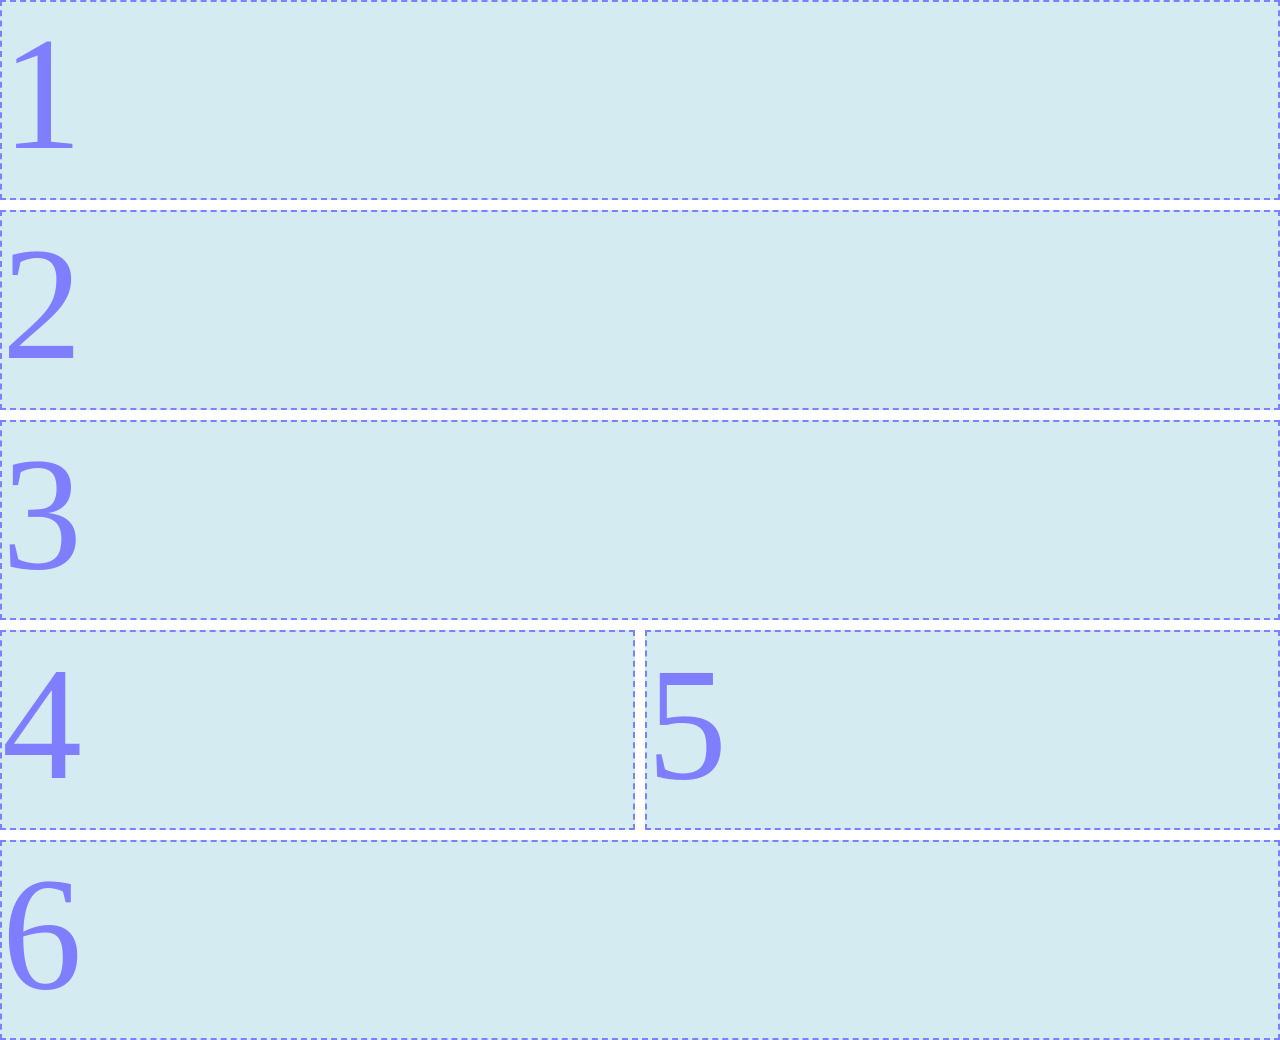
<file: hw5/index.html>
<!DOCTYPE html>
<html lang="en">
<head>
    <meta charset="UTF-8">
    <meta http-equiv="X-UA-Compatible" content="IE=edge">
    <meta name="viewport" content="width=device-width, initial-scale=1.0">
    <title>Assignment 5 - Flexbox</title>
    <link rel="stylesheet" href="style.css">
</head>
<body>
    <div class="container">
        <div class="box1">1</div>
        <div class="box2">2</div>
        <div class="box3">3</div>
        <div class="box4">4</div>
        <div class="box5">5</div>
        <div class="box6">6</div>
    </div>
</body>
</html>
</file>
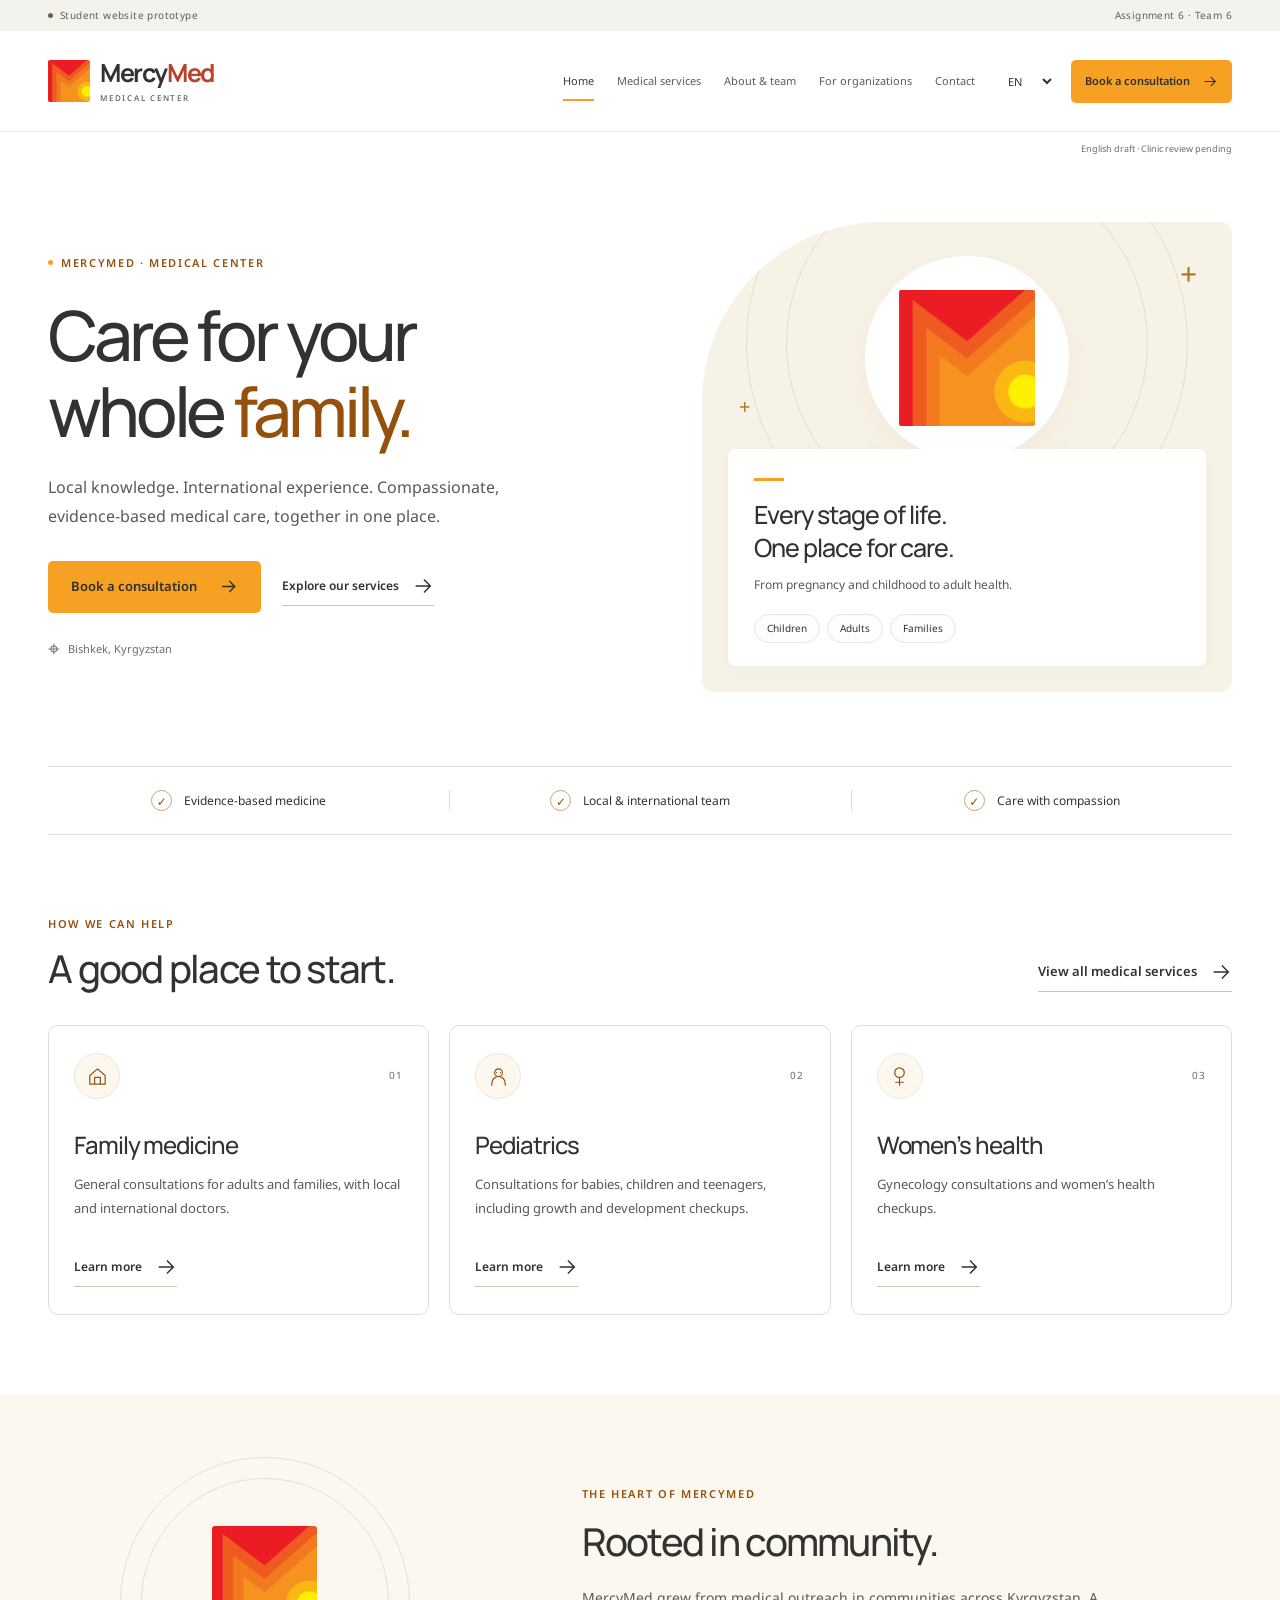
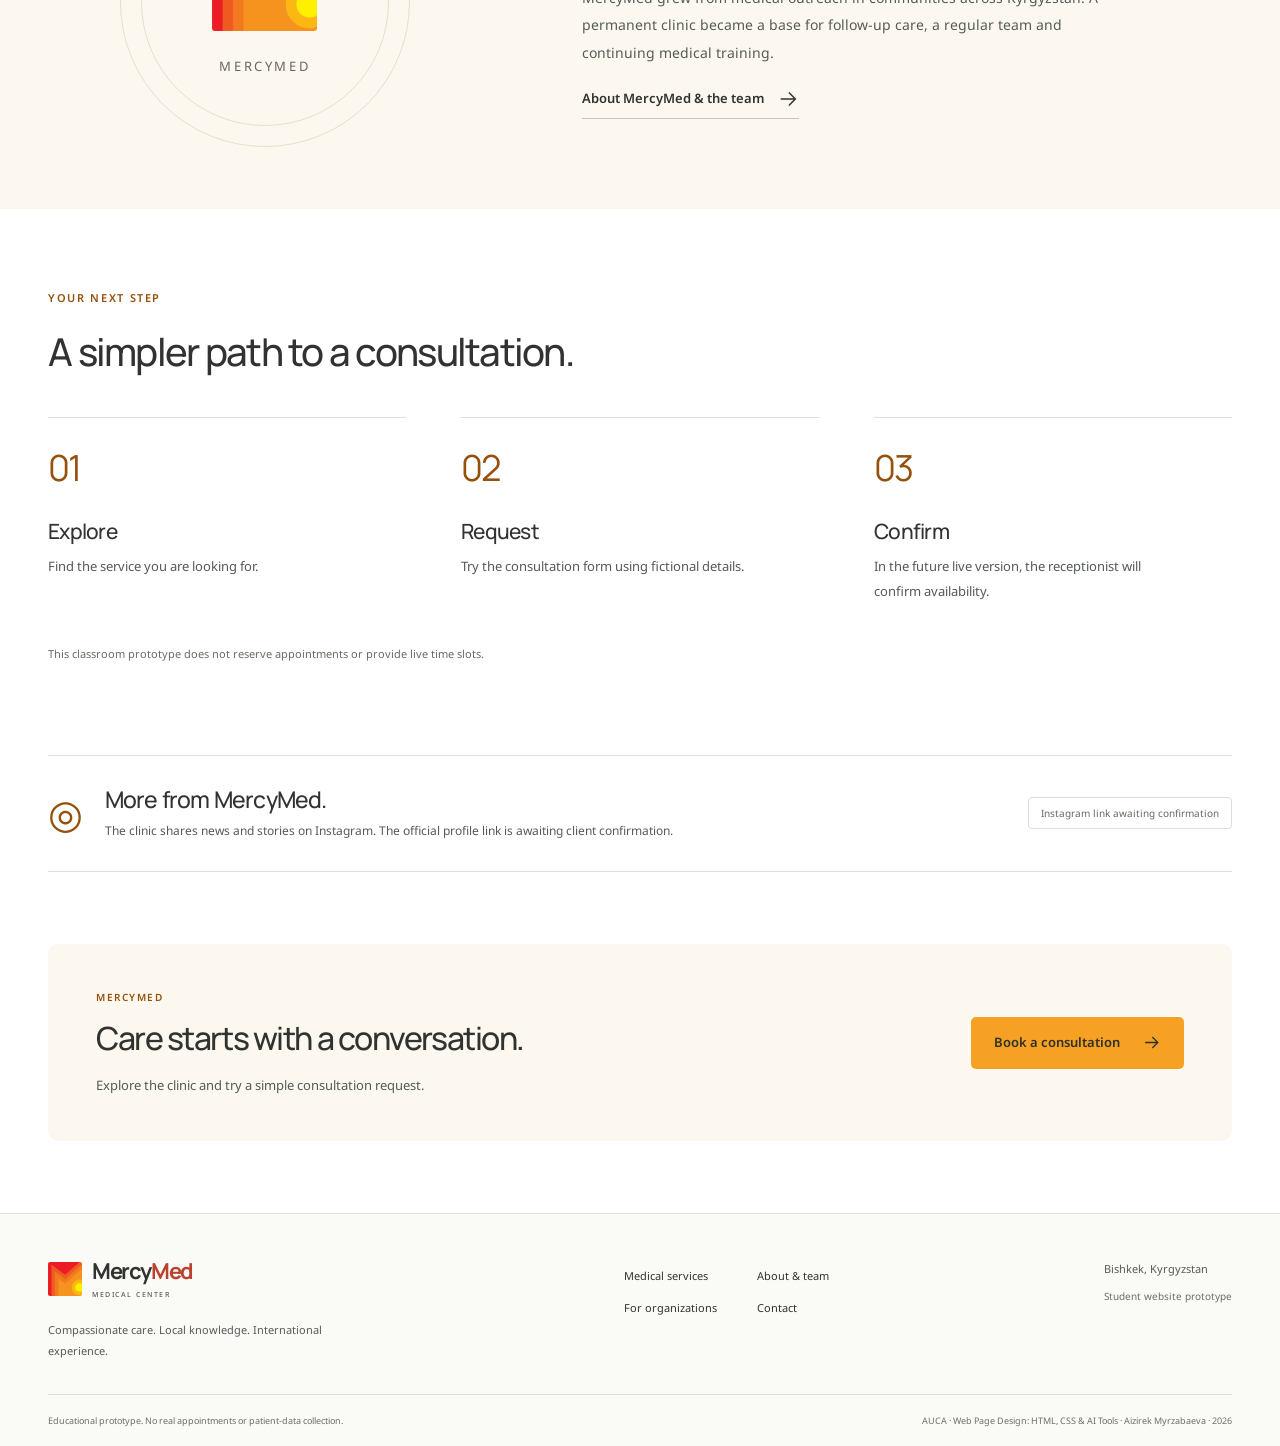
<file: hw6/index.html>
<!DOCTYPE html>
<html lang="en">
<head>
  <meta charset="utf-8">
  <meta name="viewport" content="width=device-width, initial-scale=1">
  <meta name="description" content="MercyMed medical center in Bishkek: family medicine, pediatrics and compassionate care. AUCA Assignment 6 educational prototype.">
  <meta name="theme-color" content="#fcf8ef">
  <meta name="robots" content="noindex,nofollow">
  <title>MercyMed | Home</title>
  <link rel="icon" href="assets/mercymed-symbol.png" type="image/png">
  <link rel="preconnect" href="https://fonts.googleapis.com">
  <link rel="preconnect" href="https://fonts.gstatic.com" crossorigin>
  <link rel="stylesheet" href="styles.css">
  <script src="script.js" defer></script>
</head>
<body data-page="index">
<noscript><div class="noscript-note">Enable JavaScript to switch languages and try the fictional booking demo. No real appointments are available on this student prototype.</div></noscript>
<div id="app"><a class="skip-link" href="#main">Skip to content</a><div class="prototype-bar"><div class="wrap"><span><span class="status-dot" aria-hidden="true"></span>Student website prototype</span><span>Assignment 6 · Team 6</span></div></div><header class="site-header"><div class="header-inner wrap"><a class="brand" href="index.html?lang=en" aria-label="MercyMed — Home"><img src="assets/mercymed-symbol.png" width="42" height="42" alt=""><span>Mercy<span class="brand-med">Med</span><small>MEDICAL CENTER</small></span></a><button class="menu-toggle" aria-expanded="false" aria-controls="main-nav"><span class="hamburger" aria-hidden="true"></span>Menu</button><nav id="main-nav" aria-label="Menu"><a href="index.html?lang=en" aria-current="page">Home</a><a href="services.html?lang=en" >Medical services</a><a href="about.html?lang=en" >About & team</a><a href="organizations.html?lang=en" >For organizations</a><a href="contact.html?lang=en" >Contact</a></nav><div class="header-tools"><label class="language-control"><span class="sr-only">English / Кыргызча / Русский</span><select id="language" aria-label="English / Кыргызча / Русский"><option value="en" selected>EN</option><option value="ky" >KY</option><option value="ru" >RU</option></select></label><button class="button header-book" data-book>Book a consultation<svg viewBox="0 0 24 24" fill="none" stroke="currentColor" stroke-width="1.6" aria-hidden="true"><path d="M4 12h15M13 5l7 7-7 7"/></svg></button></div></div></header><div class="translation-note wrap">English draft · Clinic review pending</div><main id="main" tabindex="-1"><section class="hero wrap"><div class="hero-copy"><p class="eyebrow"><span class="mini-dot"></span>MERCYMED · MEDICAL CENTER</p><h1>Care for your<br>whole <em>family.</em></h1><p class="lead">Local knowledge. International experience. Compassionate, evidence-based medical care, together in one place.</p><div class="hero-actions"><button class="button " data-book>Book a consultation<svg viewBox="0 0 24 24" fill="none" stroke="currentColor" stroke-width="1.6" aria-hidden="true"><path d="M4 12h15M13 5l7 7-7 7"/></svg></button><a class="text-link" href="services.html?lang=en">Explore our services<svg viewBox="0 0 24 24" fill="none" stroke="currentColor" stroke-width="1.6" aria-hidden="true"><path d="M4 12h15M13 5l7 7-7 7"/></svg></a></div><p class="hero-place"><span aria-hidden="true">⌖</span>Bishkek, Kyrgyzstan</p></div><div class="hero-art"><span class="art-cross cross-one" aria-hidden="true">+</span><span class="art-cross cross-two" aria-hidden="true">+</span><div class="brand-orbit" aria-hidden="true"><img src="assets/mercymed-symbol.png" alt="" width="220" height="220"></div><div class="care-panel"><span class="panel-line"></span><h2>Every stage of life.<br>One place for care.</h2><p>From pregnancy and childhood to adult health.</p><div class="care-tags"><span>Children</span><span>Adults</span><span>Families</span></div></div></div></section><section class="values-strip wrap" aria-label="MercyMed"><div><span class="checkmark" aria-hidden="true">✓</span>Evidence-based medicine</div><div><span class="checkmark" aria-hidden="true">✓</span>Local & international team</div><div><span class="checkmark" aria-hidden="true">✓</span>Care with compassion</div></section><section class="section wrap"><div class="section-head"><div><p class="eyebrow">HOW WE CAN HELP</p><h2>A good place to start.</h2></div><a class="text-link" href="services.html?lang=en">View all medical services<svg viewBox="0 0 24 24" fill="none" stroke="currentColor" stroke-width="1.6" aria-hidden="true"><path d="M4 12h15M13 5l7 7-7 7"/></svg></a></div><div class="service-grid"><article class="service-card"><div class="service-top"><span class="service-icon"><svg viewBox="0 0 24 24" fill="none" stroke="currentColor" stroke-width="1.25" stroke-linecap="round" stroke-linejoin="round" aria-hidden="true"><path d="M4 11l8-7 8 7v9H4zM9 20v-7h6v7"/></svg></span><span class="index-number">01</span></div><h3>Family medicine</h3><p>General consultations for adults and families, with local and international doctors.</p><a class="text-link" href="services.html?lang=en#service-0">Learn more<svg viewBox="0 0 24 24" fill="none" stroke="currentColor" stroke-width="1.6" aria-hidden="true"><path d="M4 12h15M13 5l7 7-7 7"/></svg></a></article><article class="service-card"><div class="service-top"><span class="service-icon"><svg viewBox="0 0 24 24" fill="none" stroke="currentColor" stroke-width="1.25" stroke-linecap="round" stroke-linejoin="round" aria-hidden="true"><circle cx="12" cy="8" r="4"/><path d="M5 21v-2a7 7 0 0 1 14 0v2M10 8h.01M14 8h.01"/></svg></span><span class="index-number">02</span></div><h3>Pediatrics</h3><p>Consultations for babies, children and teenagers, including growth and development checkups.</p><a class="text-link" href="services.html?lang=en#service-1">Learn more<svg viewBox="0 0 24 24" fill="none" stroke="currentColor" stroke-width="1.6" aria-hidden="true"><path d="M4 12h15M13 5l7 7-7 7"/></svg></a></article><article class="service-card"><div class="service-top"><span class="service-icon"><svg viewBox="0 0 24 24" fill="none" stroke="currentColor" stroke-width="1.25" stroke-linecap="round" stroke-linejoin="round" aria-hidden="true"><circle cx="12" cy="8" r="5"/><path d="M12 13v8M8 18h8"/></svg></span><span class="index-number">03</span></div><h3>Women’s health</h3><p>Gynecology consultations and women’s health checkups.</p><a class="text-link" href="services.html?lang=en#service-2">Learn more<svg viewBox="0 0 24 24" fill="none" stroke="currentColor" stroke-width="1.6" aria-hidden="true"><path d="M4 12h15M13 5l7 7-7 7"/></svg></a></article></div></section><section class="story-section"><div class="wrap story-layout"><div class="story-mark" aria-hidden="true"><img src="assets/mercymed-symbol.png" width="150" height="150" alt=""><span>MERCYMED</span></div><div><p class="eyebrow">THE HEART OF MERCYMED</p><h2>Rooted in community.</h2><p>MercyMed grew from medical outreach in communities across Kyrgyzstan. A permanent clinic became a base for follow-up care, a regular team and continuing medical training.</p><a class="text-link" href="about.html?lang=en">About MercyMed & the team<svg viewBox="0 0 24 24" fill="none" stroke="currentColor" stroke-width="1.6" aria-hidden="true"><path d="M4 12h15M13 5l7 7-7 7"/></svg></a></div></div></section><section class="section wrap"><p class="eyebrow">YOUR NEXT STEP</p><h2>A simpler path to a consultation.</h2><ol class="steps"><li><span class="step-number">01</span><h3>Explore</h3><p>Find the service you are looking for.</p></li><li><span class="step-number">02</span><h3>Request</h3><p>Try the consultation form using fictional details.</p></li><li><span class="step-number">03</span><h3>Confirm</h3><p>In the future live version, the receptionist will confirm availability.</p></li></ol><p class="small-note">This classroom prototype does not reserve appointments or provide live time slots.</p></section><section class="social-block wrap"><span class="social-icon" aria-hidden="true">◎</span><div><h2>More from MercyMed.</h2><p>The clinic shares news and stories on Instagram. The official profile link is awaiting client confirmation.</p></div><span class="pending-badge">Instagram link awaiting confirmation</span></section><section class="cta-band wrap"><div><p class="eyebrow">MERCYMED</p><h2>Care starts with a conversation.</h2><p>Explore the clinic and try a simple consultation request.</p></div><button class="button " data-book>Book a consultation<svg viewBox="0 0 24 24" fill="none" stroke="currentColor" stroke-width="1.6" aria-hidden="true"><path d="M4 12h15M13 5l7 7-7 7"/></svg></button></section></main><footer class="site-footer"><div class="wrap footer-main"><div><a class="brand" href="index.html?lang=en" aria-label="MercyMed — Home"><img src="assets/mercymed-symbol.png" width="42" height="42" alt=""><span>Mercy<span class="brand-med">Med</span><small>MEDICAL CENTER</small></span></a><p>Compassionate care. Local knowledge. International experience.</p></div><nav aria-label="Home"><a href="services.html?lang=en">Medical services</a><a href="about.html?lang=en">About & team</a><a href="organizations.html?lang=en">For organizations</a><a href="contact.html?lang=en">Contact</a></nav><div class="footer-place"><p>Bishkek, Kyrgyzstan</p><span>Student website prototype</span></div></div><div class="wrap footer-bottom"><p>Educational prototype. No real appointments or patient-data collection.</p><p>AUCA · Web Page Design: HTML, CSS & AI Tools · Aizirek Myrzabaeva · 2026</p></div></footer><dialog id="booking-dialog" aria-labelledby="booking-title" aria-describedby="booking-intro"><div class="dialog-header"><span class="eyebrow">Assignment 6 · Team 6</span><button type="button" class="close-button" data-close aria-label="Close">×</button></div><h2 id="booking-title">Try a consultation request</h2><p id="booking-intro" class="form-notice">Prototype, no data is saved. Use fictional details only. This does not book an appointment.</p><button type="button" class="sample-button" id="sample-button">Fill fictional sample</button><form id="booking-form" autocomplete="off" novalidate><label>Full name<input name="name" type="text" maxlength="80" required autocomplete="off"></label><div class="field-row"><label>Date of birth<input name="dob" type="date" required></label><label>Phone number<input name="phone" type="tel" maxlength="24" inputmode="tel" required autocomplete="off"></label></div><label>Service<select name="service" required><option value="">Choose a service</option><option value="0">Family medicine</option><option value="1">Pediatrics</option><option value="2">Women’s health</option><option value="3">Additional examinations</option><option value="4">Preventive care</option><option value="5">Doula support</option></select></label><label>Doctor preference<select name="doctor"><option value="">No preference</option><option value="0">Dr. Jonathan</option><option value="1">Dr. Lukas</option><option value="2">Mahabat</option></select></label><label class="checkbox-label"><input type="checkbox" name="consent" required><span>I am using fictional test data only.</span></label><p id="form-error" class="form-error" role="alert"></p><button type="submit" class="button form-submit">Preview request<svg viewBox="0 0 24 24" fill="none" stroke="currentColor" stroke-width="1.6" aria-hidden="true"><path d="M4 12h15M13 5l7 7-7 7"/></svg></button></form><section id="request-preview" hidden aria-labelledby="preview-title"><p class="success-note" role="status">Test draft prepared. No appointment has been booked.</p><h3 id="preview-title">WhatsApp message preview</h3><pre id="message-text"></pre><p class="small-note">Demo recipient: 00000000000 (fake number). WhatsApp may report an invalid number. Nothing is sent to the clinic, and no appointment is confirmed.</p><a id="whatsapp-link" class="button" target="_blank" rel="noopener noreferrer">Open WhatsApp demo<svg viewBox="0 0 24 24" fill="none" stroke="currentColor" stroke-width="1.6" aria-hidden="true"><path d="M4 12h15M13 5l7 7-7 7"/></svg></a></section></dialog></div>
</body>
</html>
</file>
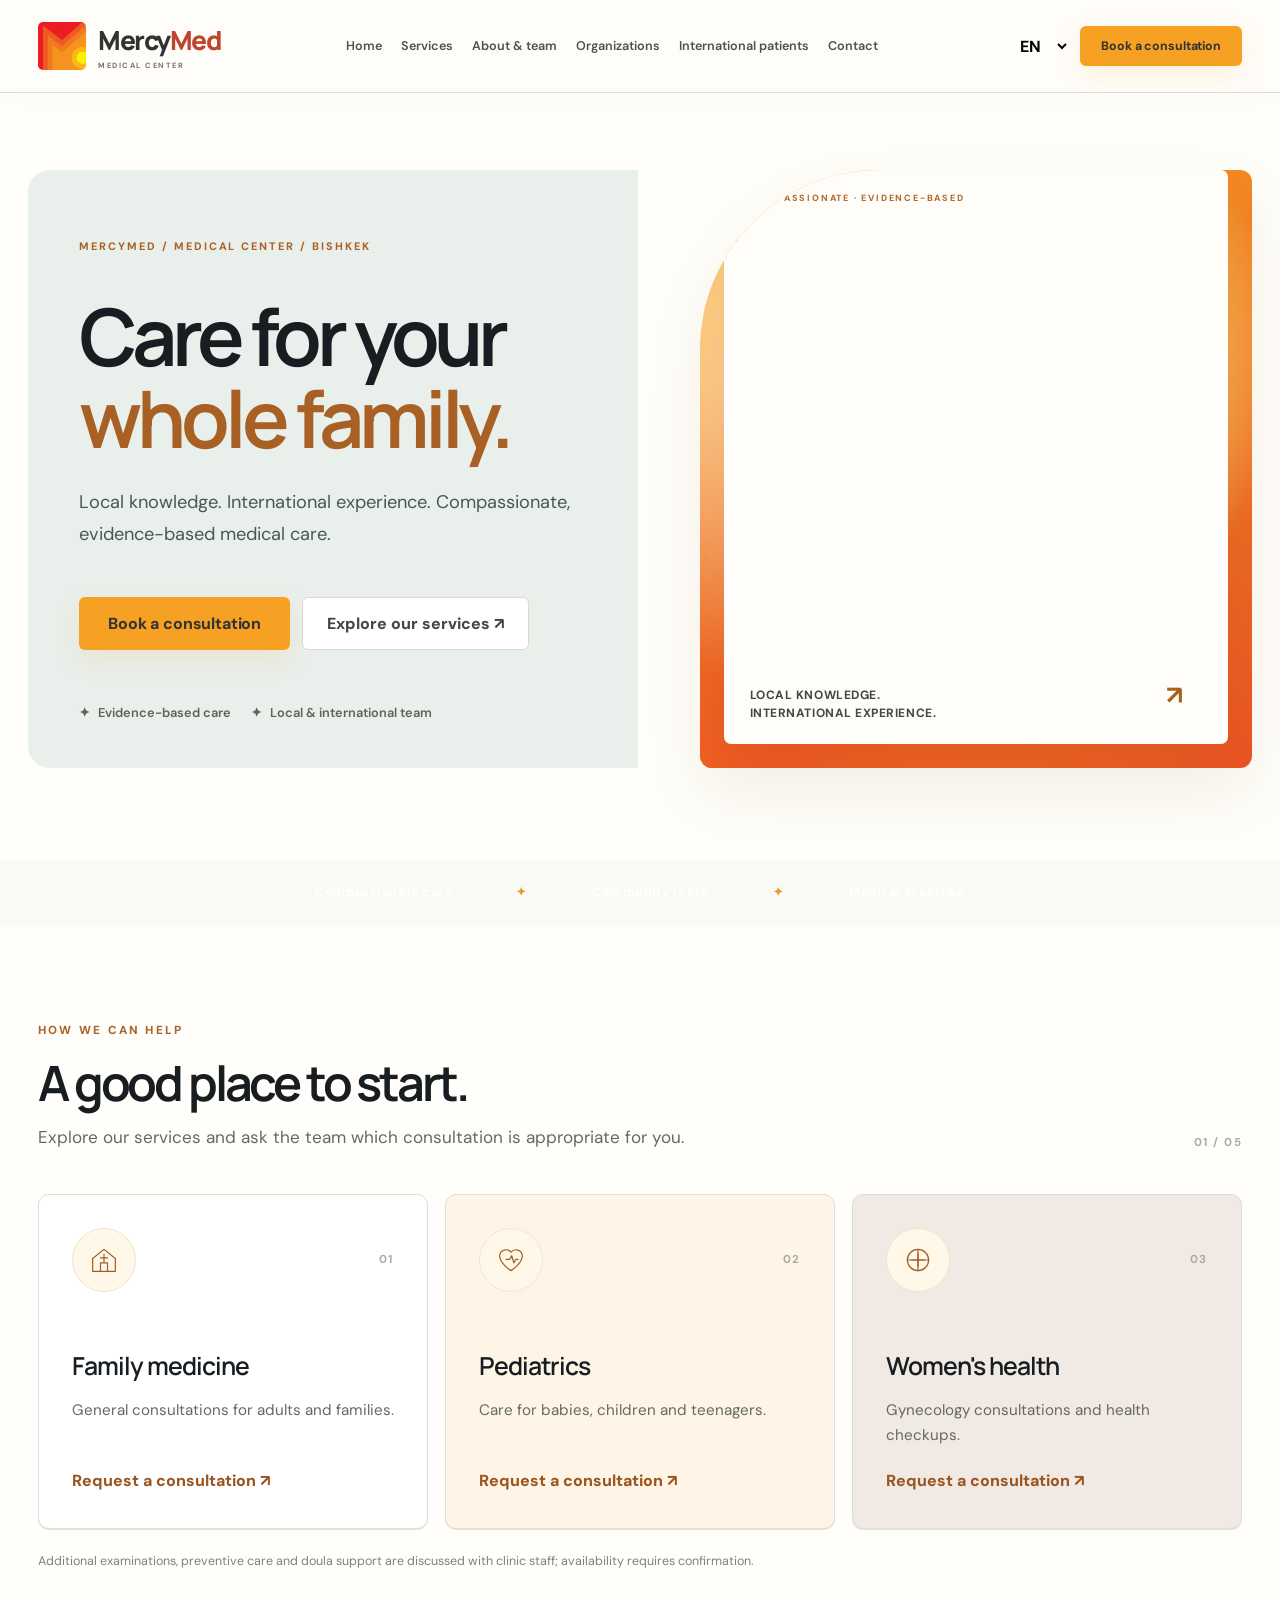
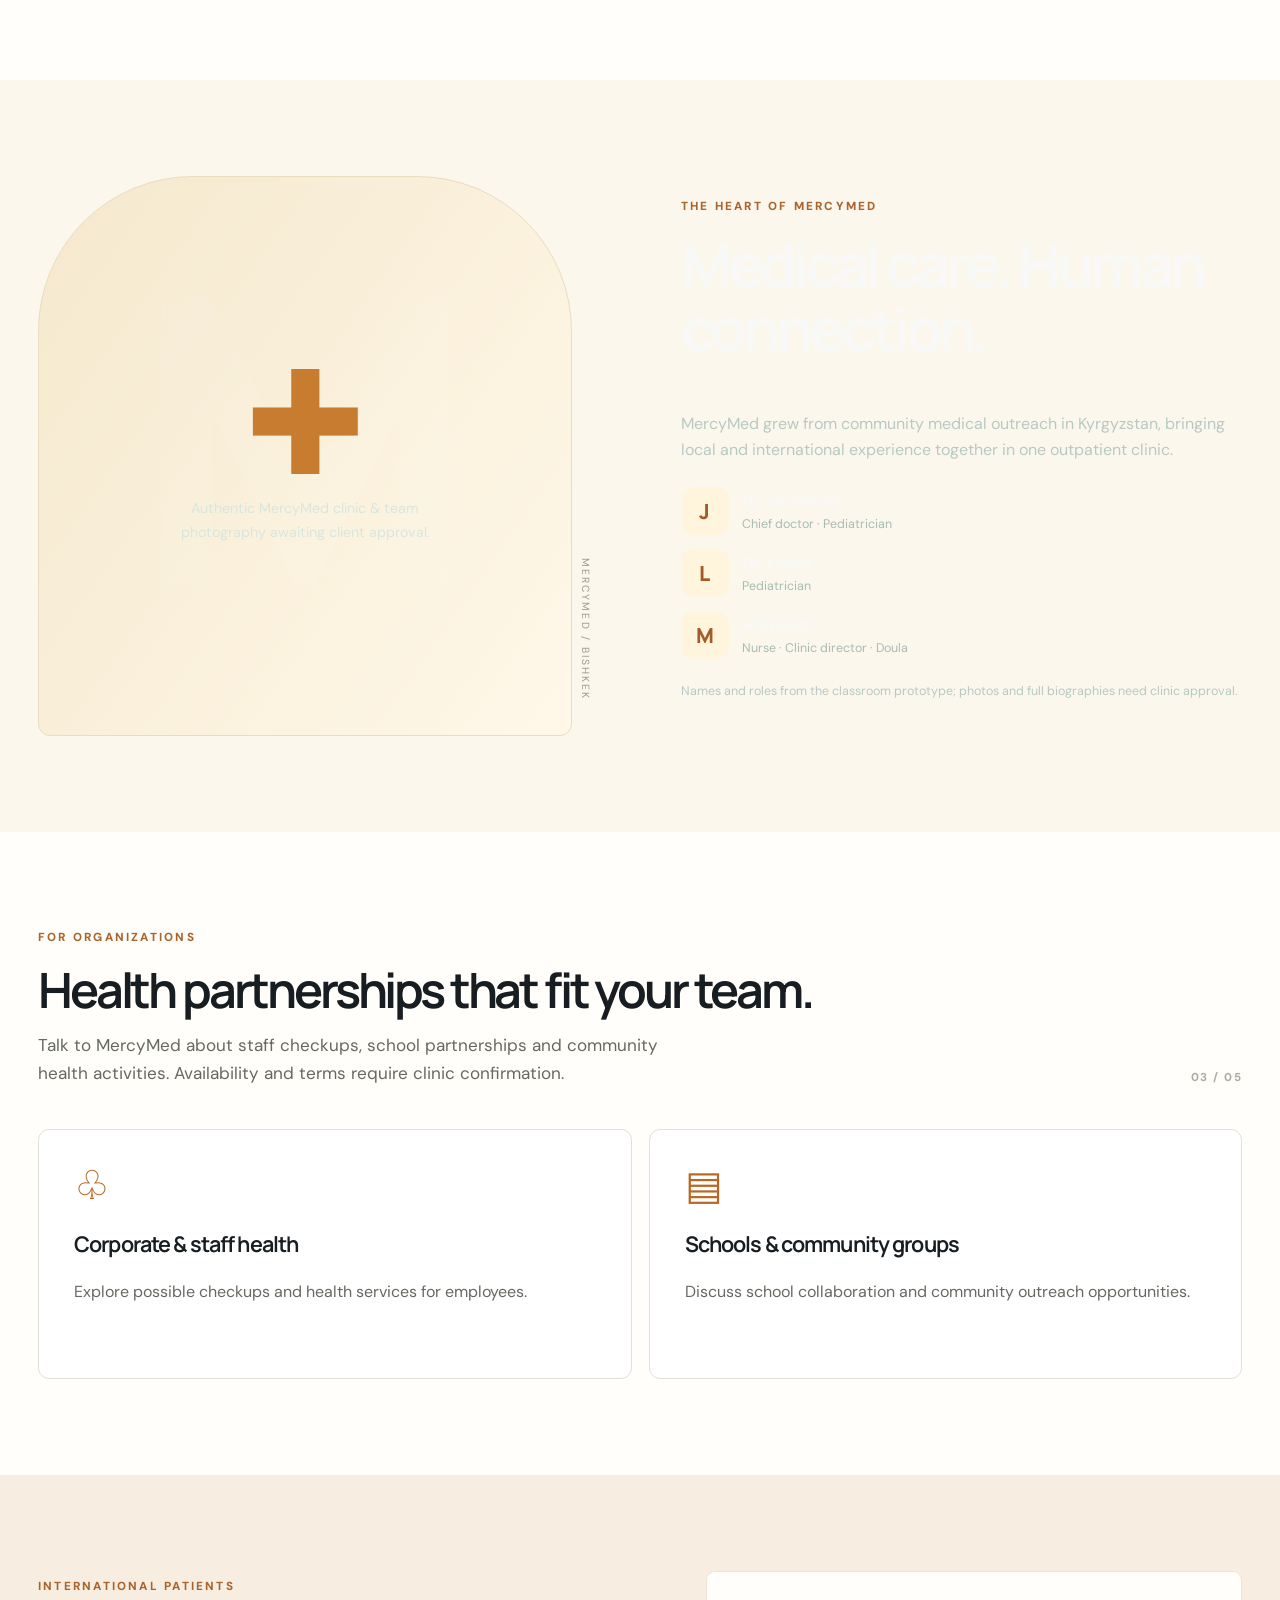
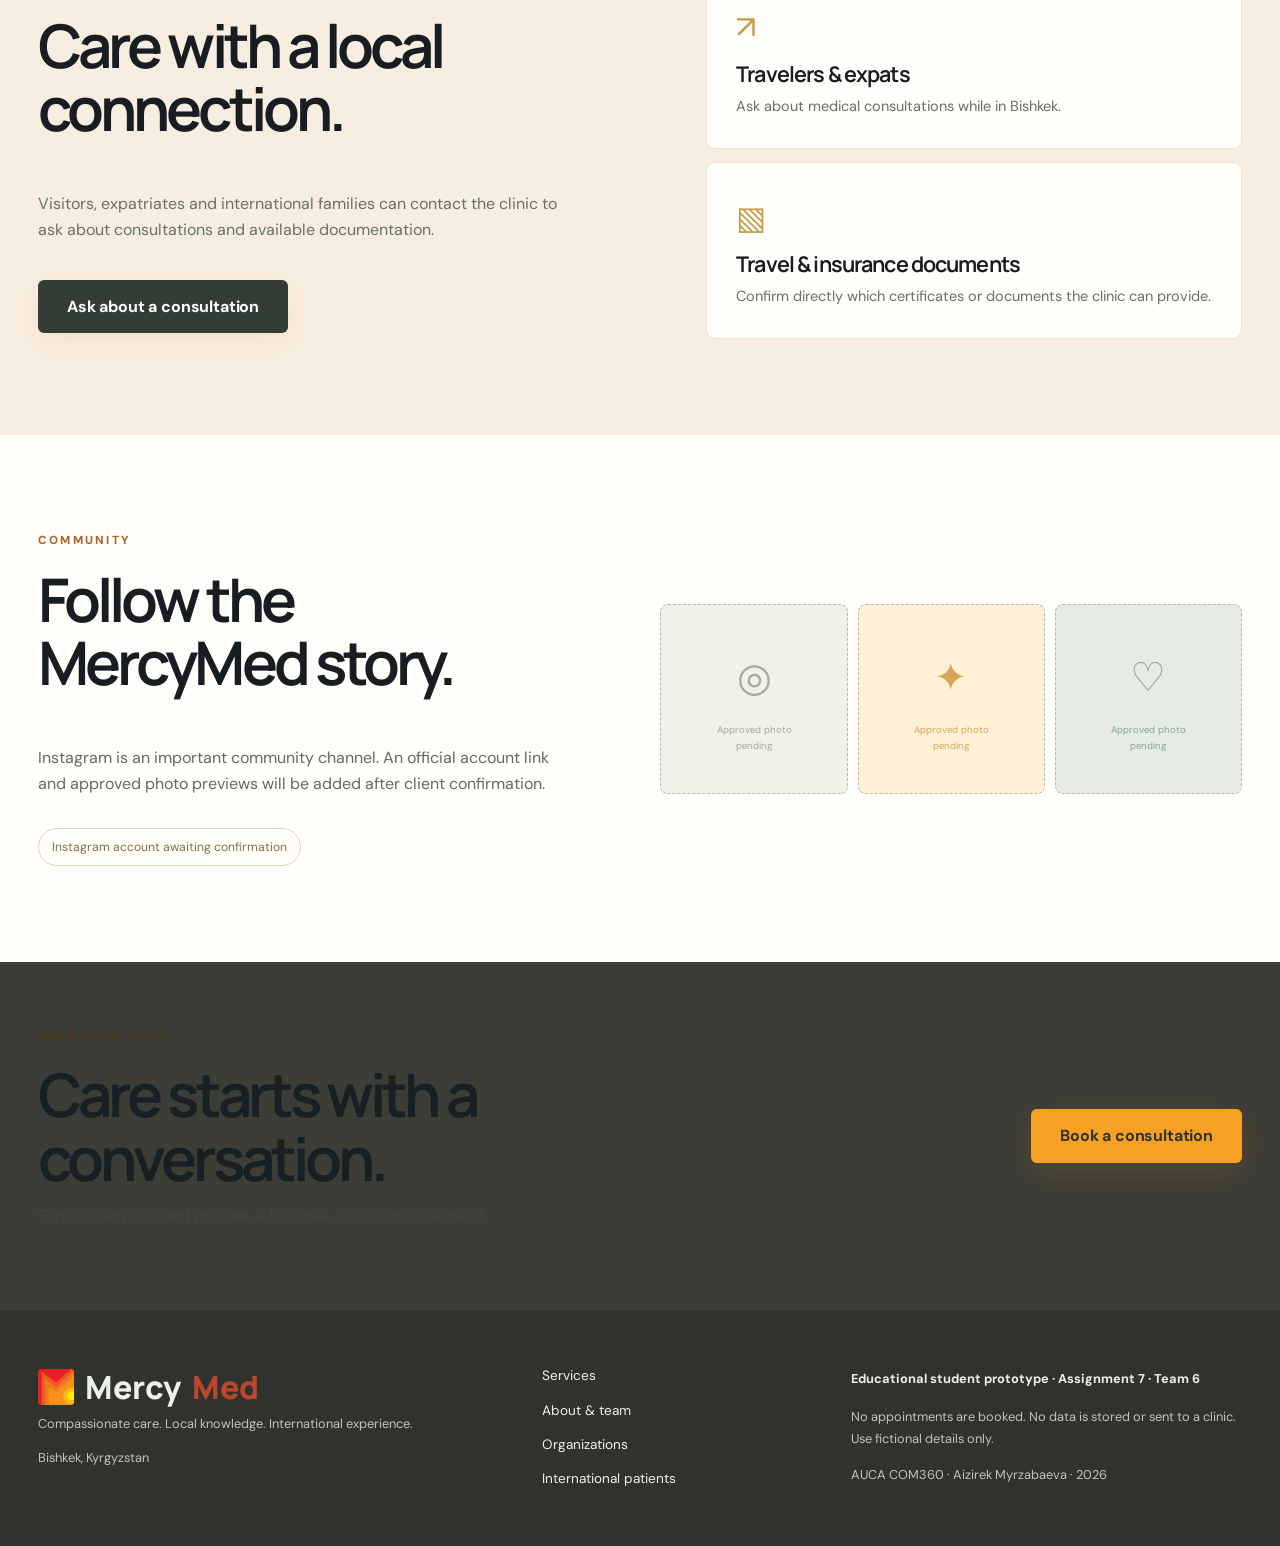
<file: hw7/index.html>
<!DOCTYPE html>

<html lang="en">
<head>
<meta charset="utf-8"/><meta content="width=device-width,initial-scale=1" name="viewport"/><meta content="noindex,nofollow" name="robots"/><meta content="MercyMed student website prototype — AUCA Assignment 7" name="description"/><title>MercyMed | Compassionate care</title>
<link href="https://fonts.googleapis.com" rel="preconnect"/><link crossorigin="" href="https://fonts.gstatic.com" rel="preconnect"/><link href="https://fonts.googleapis.com/css2?family=DM+Sans:wght@400;500;600;700&amp;family=Manrope:wght@400;500;600;700;800&amp;display=swap" rel="stylesheet"/><link href="styles.css" rel="stylesheet"/><script defer="" src="script.js"></script>
</head>
<body class="final-brand">
<a class="skip" href="#main">Skip to main content</a>
<header class="header"><div class="container header-inner"><a aria-label="MercyMed home" class="logo" href="#home"><span class="logo-mark"><img alt="MercyMed original brand symbol" onerror="this.onerror=null;this.src='assets/mercymed-symbol-fallback.svg'" src="../hw6/assets/mercymed-symbol.png"/></span><span>Mercy<span class="gold">Med</span><small>MEDICAL CENTER</small></span></a><button aria-controls="nav" aria-expanded="false" class="mobile-menu" id="menu-toggle">☰ <span data-i="menu">Menu</span></button><nav class="nav" id="nav"><a data-i="home" href="#home">Home</a><a data-i="services" href="#services">Services</a><a data-i="about" href="#about">About &amp; team</a><a data-i="organizations" href="#organizations">Organizations</a><a data-i="international" href="#international">International patients</a><a data-i="contact" href="#contact">Contact</a></nav><div class="tools"><label class="sr" for="language">Language</label><select aria-label="Language" id="language"><option value="en">EN</option><option value="ky">KY</option><option value="ru">RU</option></select><button class="btn btn-small" data-i="book" data-open="" type="button">Book a consultation</button></div></div></header>
<main id="main">
<section class="hero container" id="home"><div class="hero-text"><p class="eyebrow">MERCYMED   /   MEDICAL CENTER   /   BISHKEK</p><h1 data-i="heroTitle">Care for your <em>whole family.</em></h1><p class="lead" data-i="heroLead">Local knowledge. International experience. Compassionate, evidence-based medical care.</p><div class="buttons"><button class="btn" data-i="book" data-open="">Book a consultation</button><a class="btn-ghost" data-i="explore" href="#services">Explore our services ↗</a></div><div class="hero-facts"><span>✦ <span data-i="fact1">Evidence-based care</span></span><span>✦ <span data-i="fact2">Local &amp; international team</span></span></div></div><div aria-label="MercyMed original identity and brand colors; no unapproved photography" class="hero-visual"><div class="hero-graphic"><div class="hero-graphic-glow"></div><div class="brand-seal"><span class="seal-overline">HEALTH · FAMILY · COMMUNITY</span><img alt="MercyMed official brand symbol" onerror="this.onerror=null;this.src='assets/mercymed-symbol-fallback.svg'" src="../hw6/assets/mercymed-symbol.png"/><span class="seal-wordmark">Mercy<span>Med</span></span><span class="seal-sub">MEDICAL CENTER</span></div><div class="graphic-stamp">BISHKEK<br/>KYRGYZSTAN<br/><b>42°52′ N</b></div><div class="graphic-corner">01 / CARE<br/>WITH PURPOSE</div></div><div class="hero-overlay"><span class="overline">COMPASSIONATE · EVIDENCE-BASED</span><div class="hero-overlay-bottom"><span>LOCAL KNOWLEDGE.<br/>INTERNATIONAL EXPERIENCE.</span><span class="hero-arrow">↗</span></div></div></div></section>
<section class="trust"><div class="container trust-inner"><span data-i="trust1">Compassionate care</span><span class="trust-divider">✦</span><span data-i="trust2">Community roots</span><span class="trust-divider">✦</span><span data-i="trust3">Medical expertise</span></div></section>
<section class="section container" id="services"><div class="section-heading"><div><p class="eyebrow" data-i="servicesEyebrow">HOW WE CAN HELP</p><h2 data-i="servicesTitle">A good place to start.</h2><p class="section-sub" data-i="servicesSub">Explore our services and ask the team which consultation is appropriate for you.</p></div><span class="number">01 / 05</span></div><div class="service-grid"><article class="service-card"><div class="card-top"><span class="illustration"><svg aria-hidden="true" fill="none" stroke="currentColor" stroke-linecap="round" stroke-linejoin="round" stroke-width="1.7" viewbox="0 0 48 48"><path d="M8 22 24 9l16 13v18H8V22Z"></path><path d="M19 40V28h10v12M19 21h10M24 16v10"></path></svg></span><span class="number">01</span></div><h3 data-i="service1">Family medicine</h3><p data-i="service1desc">General consultations for adults and families.</p><button class="text-btn" data-i="consult" data-open="">Request a consultation ↗</button></article><article class="service-card"><div class="card-top"><span class="illustration"><svg aria-hidden="true" fill="none" stroke="currentColor" stroke-linecap="round" stroke-linejoin="round" stroke-width="1.7" viewbox="0 0 48 48"><path d="M24 39S8 29 8 18a9 9 0 0 1 16-5 9 9 0 0 1 16 5c0 11-16 21-16 21Z"></path><path d="M17 23h5l3-5 3 10 3-5h3"></path></svg></span><span class="number">02</span></div><h3 data-i="service2">Pediatrics</h3><p data-i="service2desc">Care for babies, children and teenagers.</p><button class="text-btn" data-i="consult" data-open="">Request a consultation ↗</button></article><article class="service-card"><div class="card-top"><span class="illustration"><svg aria-hidden="true" fill="none" stroke="currentColor" stroke-linecap="round" stroke-linejoin="round" stroke-width="1.7" viewbox="0 0 48 48"><path d="M24 9v30M9 24h30"></path><circle cx="24" cy="24" r="15"></circle><path d="M24 15v18M15 24h18"></path></svg></span><span class="number">03</span></div><h3 data-i="service3">Women's health</h3><p data-i="service3desc">Gynecology consultations and health checkups.</p><button class="text-btn" data-i="consult" data-open="">Request a consultation ↗</button></article></div><p class="footnote" data-i="servicesNote">Additional examinations, preventive care and doula support are discussed with clinic staff; availability requires confirmation.</p></section>
<section class="about section" id="about"><div class="container about-grid"><div class="about-art"><div class="frame"><span>✚</span><p data-i="photoNote">Authentic MercyMed clinic &amp; team photography awaiting client approval.</p></div><span class="vertical-label">MERCYMED / BISHKEK</span></div><div><p class="eyebrow" data-i="aboutEyebrow">THE HEART OF MERCYMED</p><h2 data-i="aboutTitle">Medical care. Human connection.</h2><p data-i="aboutText">MercyMed grew from community medical outreach in Kyrgyzstan, bringing local and international experience together in one outpatient clinic.</p><div class="team-mini"><div><div class="initial">J</div><span><strong>Dr. Jonathan</strong><small data-i="jonathan">Chief doctor · Pediatrician</small></span></div><div><div class="initial">L</div><span><strong>Dr. Lukas</strong><small data-i="lukas">Pediatrician</small></span></div><div><div class="initial">M</div><span><strong>Mahabat</strong><small data-i="mahabat">Nurse · Clinic director · Doula</small></span></div></div><p class="footnote" data-i="bioNote">Names and roles from the classroom prototype; photos and full biographies need clinic approval.</p></div></div></section>
<section class="section container" id="organizations"><div class="section-heading"><div><p class="eyebrow" data-i="orgEyebrow">FOR ORGANIZATIONS</p><h2 data-i="orgTitle">Health partnerships that fit your team.</h2><p class="section-sub" data-i="orgSub">Talk to MercyMed about staff checkups, school partnerships and community health activities. Availability and terms require clinic confirmation.</p></div><span class="number">03 / 05</span></div><div class="feature-grid"><article class="feature"><span class="feature-icon">♧</span><h3 data-i="corporate">Corporate &amp; staff health</h3><p data-i="corporateDesc">Explore possible checkups and health services for employees.</p></article><article class="feature"><span class="feature-icon">▤</span><h3 data-i="schools">Schools &amp; community groups</h3><p data-i="schoolsDesc">Discuss school collaboration and community outreach opportunities.</p></article></div></section>
<section class="international section" id="international"><div class="container intl-grid"><div><p class="eyebrow" data-i="intlEyebrow">INTERNATIONAL PATIENTS</p><h2 data-i="intlTitle">Care with a local connection.</h2><p data-i="intlDesc">Visitors, expatriates and international families can contact the clinic to ask about consultations and available documentation.</p><button class="btn dark" data-i="ask" data-open="">Ask about a consultation</button></div><div class="intl-cards"><div><span>↗</span><h3 data-i="expat">Travelers &amp; expats</h3><p data-i="expatDesc">Ask about medical consultations while in Bishkek.</p></div><div><span>▧</span><h3 data-i="docs">Travel &amp; insurance documents</h3><p data-i="docsDesc">Confirm directly which certificates or documents the clinic can provide.</p></div></div></div></section>
<section class="social section container"><div class="social-copy"><p class="eyebrow">COMMUNITY</p><h2 data-i="socialTitle">Follow the MercyMed story.</h2><p data-i="socialDesc">Instagram is an important community channel. An official account link and approved photo previews will be added after client confirmation.</p><span class="pending" data-i="socialPending">Instagram account awaiting confirmation</span></div><div aria-label="Instagram content placeholders" class="social-tiles"><div class="social-placeholder">◎<small data-i="photoPending">Approved photo pending</small></div><div class="social-placeholder">✦<small data-i="photoPending">Approved photo pending</small></div><div class="social-placeholder">♡<small data-i="photoPending">Approved photo pending</small></div></div></section>
<section class="cta" id="contact"><div class="container cta-inner"><div><p class="eyebrow" data-i="next">YOUR NEXT STEP</p><h2 data-i="ctaTitle">Care starts with a conversation.</h2><p data-i="ctaText">Explore services and preview a fictional consultation request.</p></div><button class="btn white" data-i="book" data-open="">Book a consultation</button></div></section>
</main>
<footer class="footer"><div class="container foot-grid"><div><a class="footer-brand" href="#home"><img alt="MercyMed symbol" class="footer-logo" onerror="this.onerror=null;this.src='assets/mercymed-symbol-fallback.svg'" src="../hw6/assets/mercymed-symbol.png"/>Mercy<span>Med</span></a><p data-i="footerText">Compassionate care. Local knowledge. International experience.</p><p>Bishkek, Kyrgyzstan</p></div><div class="footer-links"><a data-i="services" href="#services">Services</a><a data-i="about" href="#about">About &amp; team</a><a data-i="organizations" href="#organizations">Organizations</a><a data-i="international" href="#international">International patients</a></div><div class="footer-note"><strong data-i="prototype">Educational student prototype · Assignment 7 · Team 6</strong><p data-i="privacy">No appointments are booked. No data is stored or sent to a clinic. Use fictional details only.</p><small>AUCA COM360 · Aizirek Myrzabaeva · 2026</small></div></div></footer>
<dialog aria-labelledby="booking-title" id="booking"><div class="dialog-wrap"><button aria-label="Close dialog" class="close" id="close">×</button><p class="eyebrow">MERCYMED / DEMO</p><h2 data-i="dialogTitle" id="booking-title">Consultation request preview</h2><p class="dialog-intro" data-i="dialogNote">Student prototype. Use fictional data only. Nothing will be stored or sent.</p><form id="booking-form" novalidate=""><label><span data-i="name">Full name</span><input autocomplete="off" maxlength="80" name="name" placeholder="Alex Example" required=""/></label><div class="form-row"><label><span data-i="dob">Date of birth (DD/MM/YYYY)</span><input aria-describedby="dob-help" inputmode="numeric" maxlength="10" name="dob" placeholder="DD/MM/YYYY" required=""/><small data-i="dobHelp" id="dob-help">Use DD/MM/YYYY in every language.</small></label><label><span data-i="phone">Phone number</span><input autocomplete="off" inputmode="tel" maxlength="24" name="phone" placeholder="+996 000 000 000" required="" type="tel"/></label></div><label><span data-i="serviceLabel">Service</span><select name="service" required=""><option data-i="choose" value="">Choose a service</option><option data-i="service1" value="family">Family medicine</option><option data-i="service2" value="pediatrics">Pediatrics</option><option data-i="service3" value="women">Women's health</option></select></label><label class="check"><input name="fictional" required="" type="checkbox"/><span data-i="fictional">I confirm this is fictional test data.</span></label><p class="error" id="error" role="alert"></p><button class="btn wide" data-i="preview" type="submit">Preview request</button></form><div hidden="" id="preview-area"><h3 data-i="previewHeading">Your demonstration request</h3><pre id="preview-text"></pre><p data-i="noSend">Preview only — no WhatsApp message is sent and no appointment is booked.</p></div></div></dialog>
<div class="translation-banner" hidden="" id="translation-banner"></div>
</body></html>
</file>
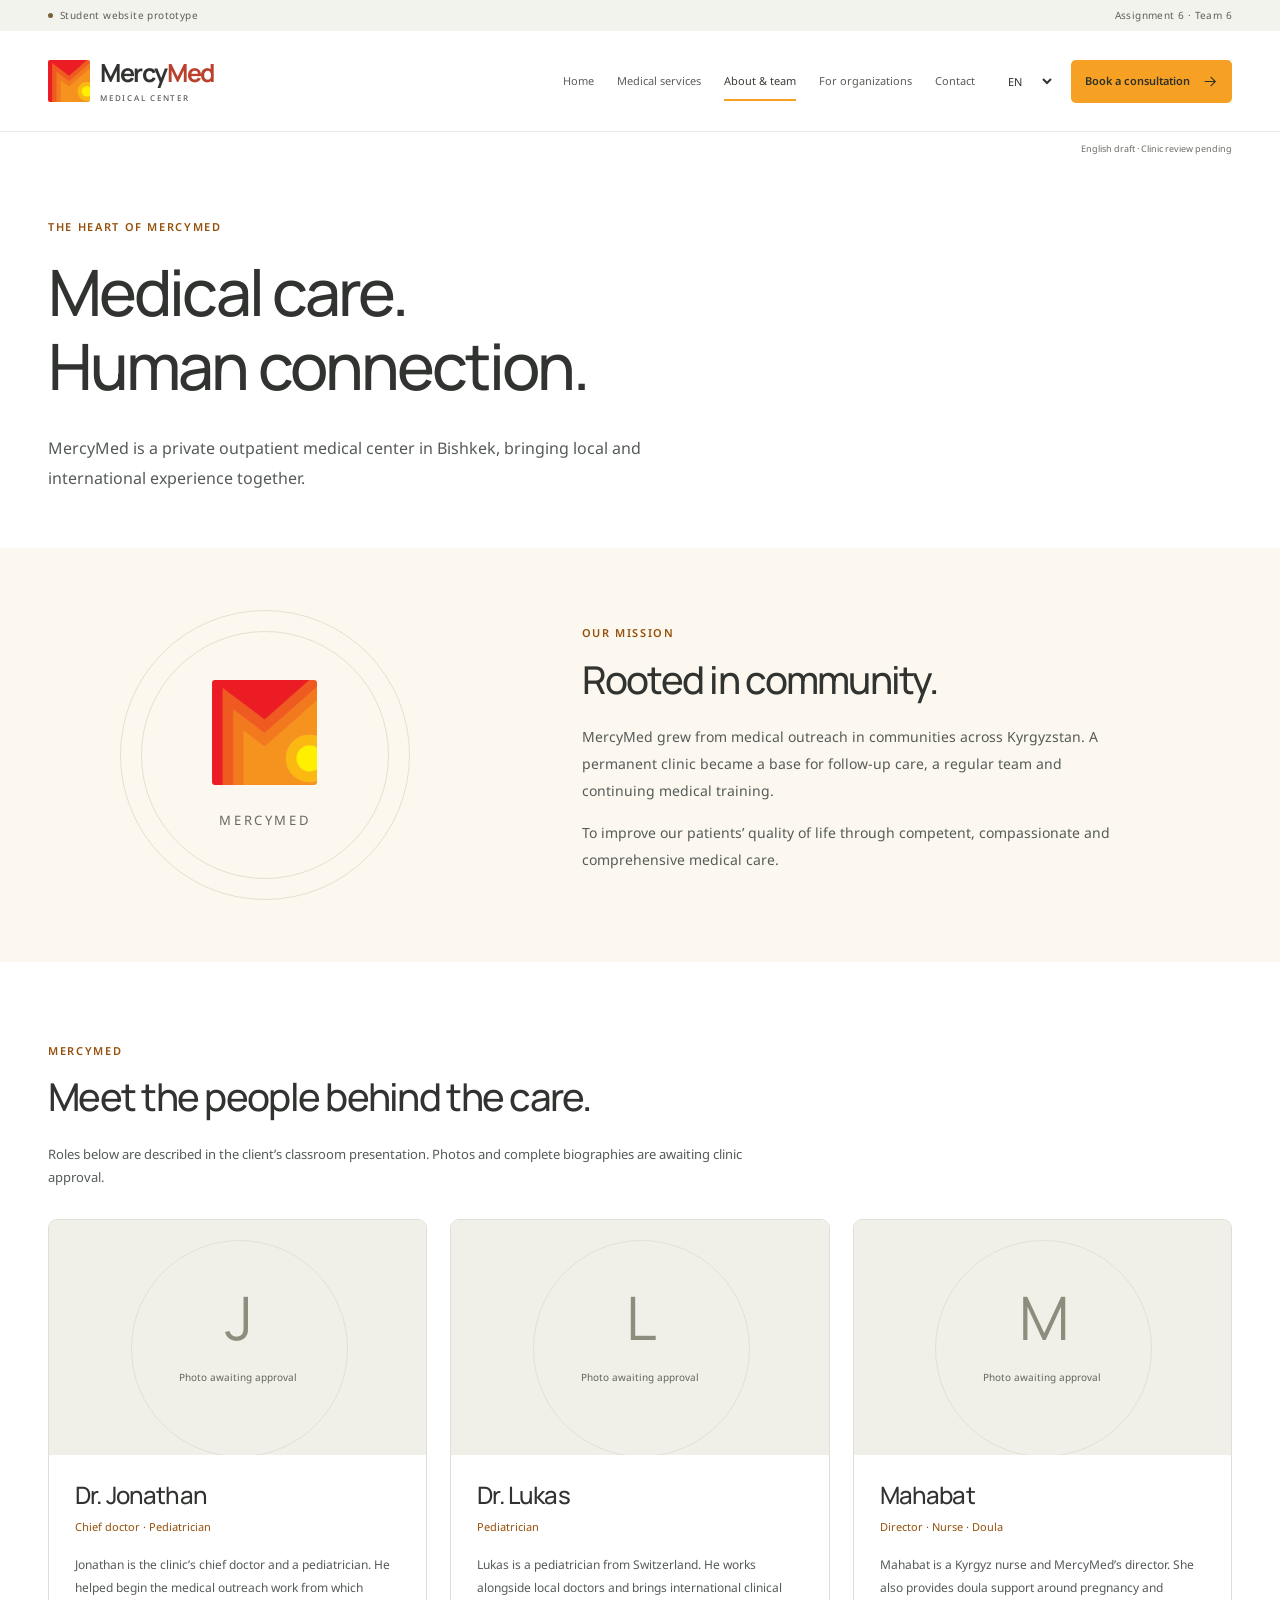
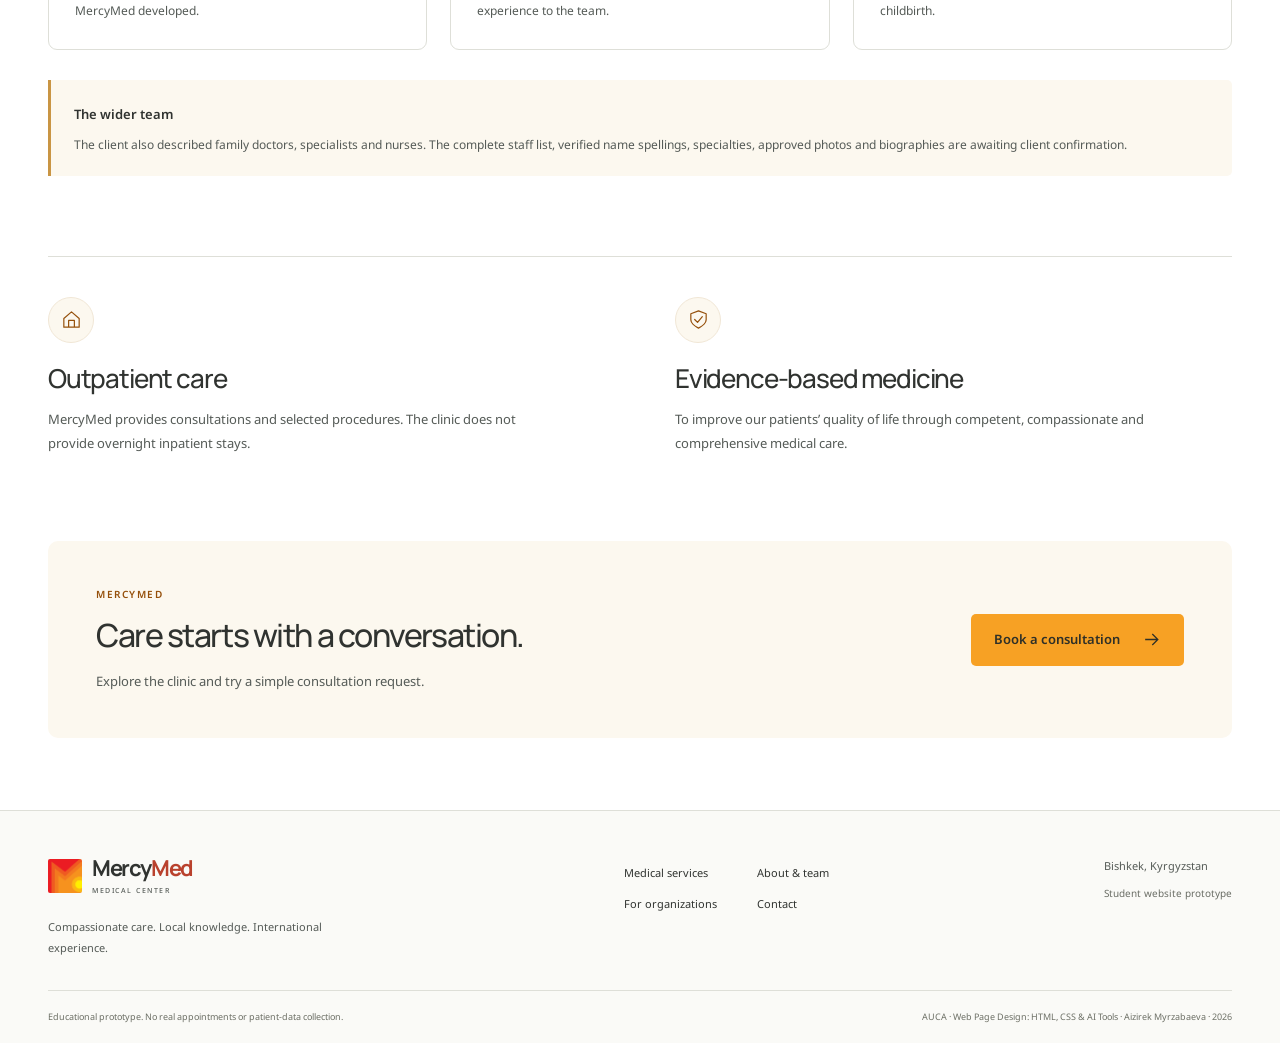
<file: hw6/about.html>
<!DOCTYPE html>
<html lang="en">
<head>
  <meta charset="utf-8">
  <meta name="viewport" content="width=device-width, initial-scale=1">
  <meta name="description" content="MercyMed medical center in Bishkek: family medicine, pediatrics and compassionate care. AUCA Assignment 6 educational prototype.">
  <meta name="theme-color" content="#fcf8ef">
  <meta name="robots" content="noindex,nofollow">
  <title>MercyMed | About & team</title>
  <link rel="icon" href="assets/mercymed-symbol.png" type="image/png">
  <link rel="preconnect" href="https://fonts.googleapis.com">
  <link rel="preconnect" href="https://fonts.gstatic.com" crossorigin>
  <link rel="stylesheet" href="styles.css">
  <script src="script.js" defer></script>
</head>
<body data-page="about">
<noscript><div class="noscript-note">Enable JavaScript to switch languages and try the fictional booking demo. No real appointments are available on this student prototype.</div></noscript>
<div id="app"><a class="skip-link" href="#main">Skip to content</a><div class="prototype-bar"><div class="wrap"><span><span class="status-dot" aria-hidden="true"></span>Student website prototype</span><span>Assignment 6 · Team 6</span></div></div><header class="site-header"><div class="header-inner wrap"><a class="brand" href="index.html?lang=en" aria-label="MercyMed — Home"><img src="assets/mercymed-symbol.png" width="42" height="42" alt=""><span>Mercy<span class="brand-med">Med</span><small>MEDICAL CENTER</small></span></a><button class="menu-toggle" aria-expanded="false" aria-controls="main-nav"><span class="hamburger" aria-hidden="true"></span>Menu</button><nav id="main-nav" aria-label="Menu"><a href="index.html?lang=en" >Home</a><a href="services.html?lang=en" >Medical services</a><a href="about.html?lang=en" aria-current="page">About & team</a><a href="organizations.html?lang=en" >For organizations</a><a href="contact.html?lang=en" >Contact</a></nav><div class="header-tools"><label class="language-control"><span class="sr-only">English / Кыргызча / Русский</span><select id="language" aria-label="English / Кыргызча / Русский"><option value="en" selected>EN</option><option value="ky" >KY</option><option value="ru" >RU</option></select></label><button class="button header-book" data-book>Book a consultation<svg viewBox="0 0 24 24" fill="none" stroke="currentColor" stroke-width="1.6" aria-hidden="true"><path d="M4 12h15M13 5l7 7-7 7"/></svg></button></div></div></header><div class="translation-note wrap">English draft · Clinic review pending</div><main id="main" tabindex="-1"><section class="page-hero wrap"><p class="eyebrow">THE HEART OF MERCYMED</p><h1>Medical care.<br>Human connection.</h1><p class="lead">MercyMed is a private outpatient medical center in Bishkek, bringing local and international experience together.</p></section><section class="story-section"><div class="wrap story-layout"><div class="story-mark" aria-hidden="true"><img src="assets/mercymed-symbol.png" width="150" height="150" alt=""><span>MERCYMED</span></div><div><p class="eyebrow">Our mission</p><h2>Rooted in community.</h2><p>MercyMed grew from medical outreach in communities across Kyrgyzstan. A permanent clinic became a base for follow-up care, a regular team and continuing medical training.</p><p>To improve our patients’ quality of life through competent, compassionate and comprehensive medical care.</p></div></div></section><section class="section wrap"><div class="section-head"><div><p class="eyebrow">MERCYMED</p><h2>Meet the people behind the care.</h2></div></div><p class="section-intro">Roles below are described in the client’s classroom presentation. Photos and complete biographies are awaiting clinic approval.</p><div class="team-grid"><article class="team-card"><div class="portrait-placeholder"><span aria-hidden="true">J</span><small>Photo awaiting approval</small></div><div class="team-copy"><h3>Dr. Jonathan</h3><p class="role">Chief doctor · Pediatrician</p><p>Jonathan is the clinic’s chief doctor and a pediatrician. He helped begin the medical outreach work from which MercyMed developed.</p></div></article><article class="team-card"><div class="portrait-placeholder"><span aria-hidden="true">L</span><small>Photo awaiting approval</small></div><div class="team-copy"><h3>Dr. Lukas</h3><p class="role">Pediatrician</p><p>Lukas is a pediatrician from Switzerland. He works alongside local doctors and brings international clinical experience to the team.</p></div></article><article class="team-card"><div class="portrait-placeholder"><span aria-hidden="true">M</span><small>Photo awaiting approval</small></div><div class="team-copy"><h3>Mahabat</h3><p class="role">Director · Nurse · Doula</p><p>Mahabat is a Kyrgyz nurse and MercyMed’s director. She also provides doula support around pregnancy and childbirth.</p></div></article></div><div class="notice"><strong>The wider team</strong><p>The client also described family doctors, specialists and nurses. The complete staff list, verified name spellings, specialties, approved photos and biographies are awaiting client confirmation.</p></div></section><section class="wrap two-notes"><div><span class="service-icon"><svg viewBox="0 0 24 24" fill="none" stroke="currentColor" stroke-width="1.25" stroke-linecap="round" stroke-linejoin="round" aria-hidden="true"><path d="M4 11l8-7 8 7v9H4zM9 20v-7h6v7"/></svg></span><h2>Outpatient care</h2><p>MercyMed provides consultations and selected procedures. The clinic does not provide overnight inpatient stays.</p></div><div><span class="service-icon"><svg viewBox="0 0 24 24" fill="none" stroke="currentColor" stroke-width="1.25" stroke-linecap="round" stroke-linejoin="round" aria-hidden="true"><path d="M12 3l8 3v6c0 5-8 9-8 9s-8-4-8-9V6zM8 12l3 3 5-6"/></svg></span><h2>Evidence-based medicine</h2><p>To improve our patients’ quality of life through competent, compassionate and comprehensive medical care.</p></div></section><section class="cta-band wrap"><div><p class="eyebrow">MERCYMED</p><h2>Care starts with a conversation.</h2><p>Explore the clinic and try a simple consultation request.</p></div><button class="button " data-book>Book a consultation<svg viewBox="0 0 24 24" fill="none" stroke="currentColor" stroke-width="1.6" aria-hidden="true"><path d="M4 12h15M13 5l7 7-7 7"/></svg></button></section></main><footer class="site-footer"><div class="wrap footer-main"><div><a class="brand" href="index.html?lang=en" aria-label="MercyMed — Home"><img src="assets/mercymed-symbol.png" width="42" height="42" alt=""><span>Mercy<span class="brand-med">Med</span><small>MEDICAL CENTER</small></span></a><p>Compassionate care. Local knowledge. International experience.</p></div><nav aria-label="Home"><a href="services.html?lang=en">Medical services</a><a href="about.html?lang=en">About & team</a><a href="organizations.html?lang=en">For organizations</a><a href="contact.html?lang=en">Contact</a></nav><div class="footer-place"><p>Bishkek, Kyrgyzstan</p><span>Student website prototype</span></div></div><div class="wrap footer-bottom"><p>Educational prototype. No real appointments or patient-data collection.</p><p>AUCA · Web Page Design: HTML, CSS & AI Tools · Aizirek Myrzabaeva · 2026</p></div></footer><dialog id="booking-dialog" aria-labelledby="booking-title" aria-describedby="booking-intro"><div class="dialog-header"><span class="eyebrow">Assignment 6 · Team 6</span><button type="button" class="close-button" data-close aria-label="Close">×</button></div><h2 id="booking-title">Try a consultation request</h2><p id="booking-intro" class="form-notice">Prototype, no data is saved. Use fictional details only. This does not book an appointment.</p><button type="button" class="sample-button" id="sample-button">Fill fictional sample</button><form id="booking-form" autocomplete="off" novalidate><label>Full name<input name="name" type="text" maxlength="80" required autocomplete="off"></label><div class="field-row"><label>Date of birth<input name="dob" type="date" required></label><label>Phone number<input name="phone" type="tel" maxlength="24" inputmode="tel" required autocomplete="off"></label></div><label>Service<select name="service" required><option value="">Choose a service</option><option value="0">Family medicine</option><option value="1">Pediatrics</option><option value="2">Women’s health</option><option value="3">Additional examinations</option><option value="4">Preventive care</option><option value="5">Doula support</option></select></label><label>Doctor preference<select name="doctor"><option value="">No preference</option><option value="0">Dr. Jonathan</option><option value="1">Dr. Lukas</option><option value="2">Mahabat</option></select></label><label class="checkbox-label"><input type="checkbox" name="consent" required><span>I am using fictional test data only.</span></label><p id="form-error" class="form-error" role="alert"></p><button type="submit" class="button form-submit">Preview request<svg viewBox="0 0 24 24" fill="none" stroke="currentColor" stroke-width="1.6" aria-hidden="true"><path d="M4 12h15M13 5l7 7-7 7"/></svg></button></form><section id="request-preview" hidden aria-labelledby="preview-title"><p class="success-note" role="status">Test draft prepared. No appointment has been booked.</p><h3 id="preview-title">WhatsApp message preview</h3><pre id="message-text"></pre><p class="small-note">Demo recipient: 00000000000 (fake number). WhatsApp may report an invalid number. Nothing is sent to the clinic, and no appointment is confirmed.</p><a id="whatsapp-link" class="button" target="_blank" rel="noopener noreferrer">Open WhatsApp demo<svg viewBox="0 0 24 24" fill="none" stroke="currentColor" stroke-width="1.6" aria-hidden="true"><path d="M4 12h15M13 5l7 7-7 7"/></svg></a></section></dialog></div>
</body>
</html>
</file>
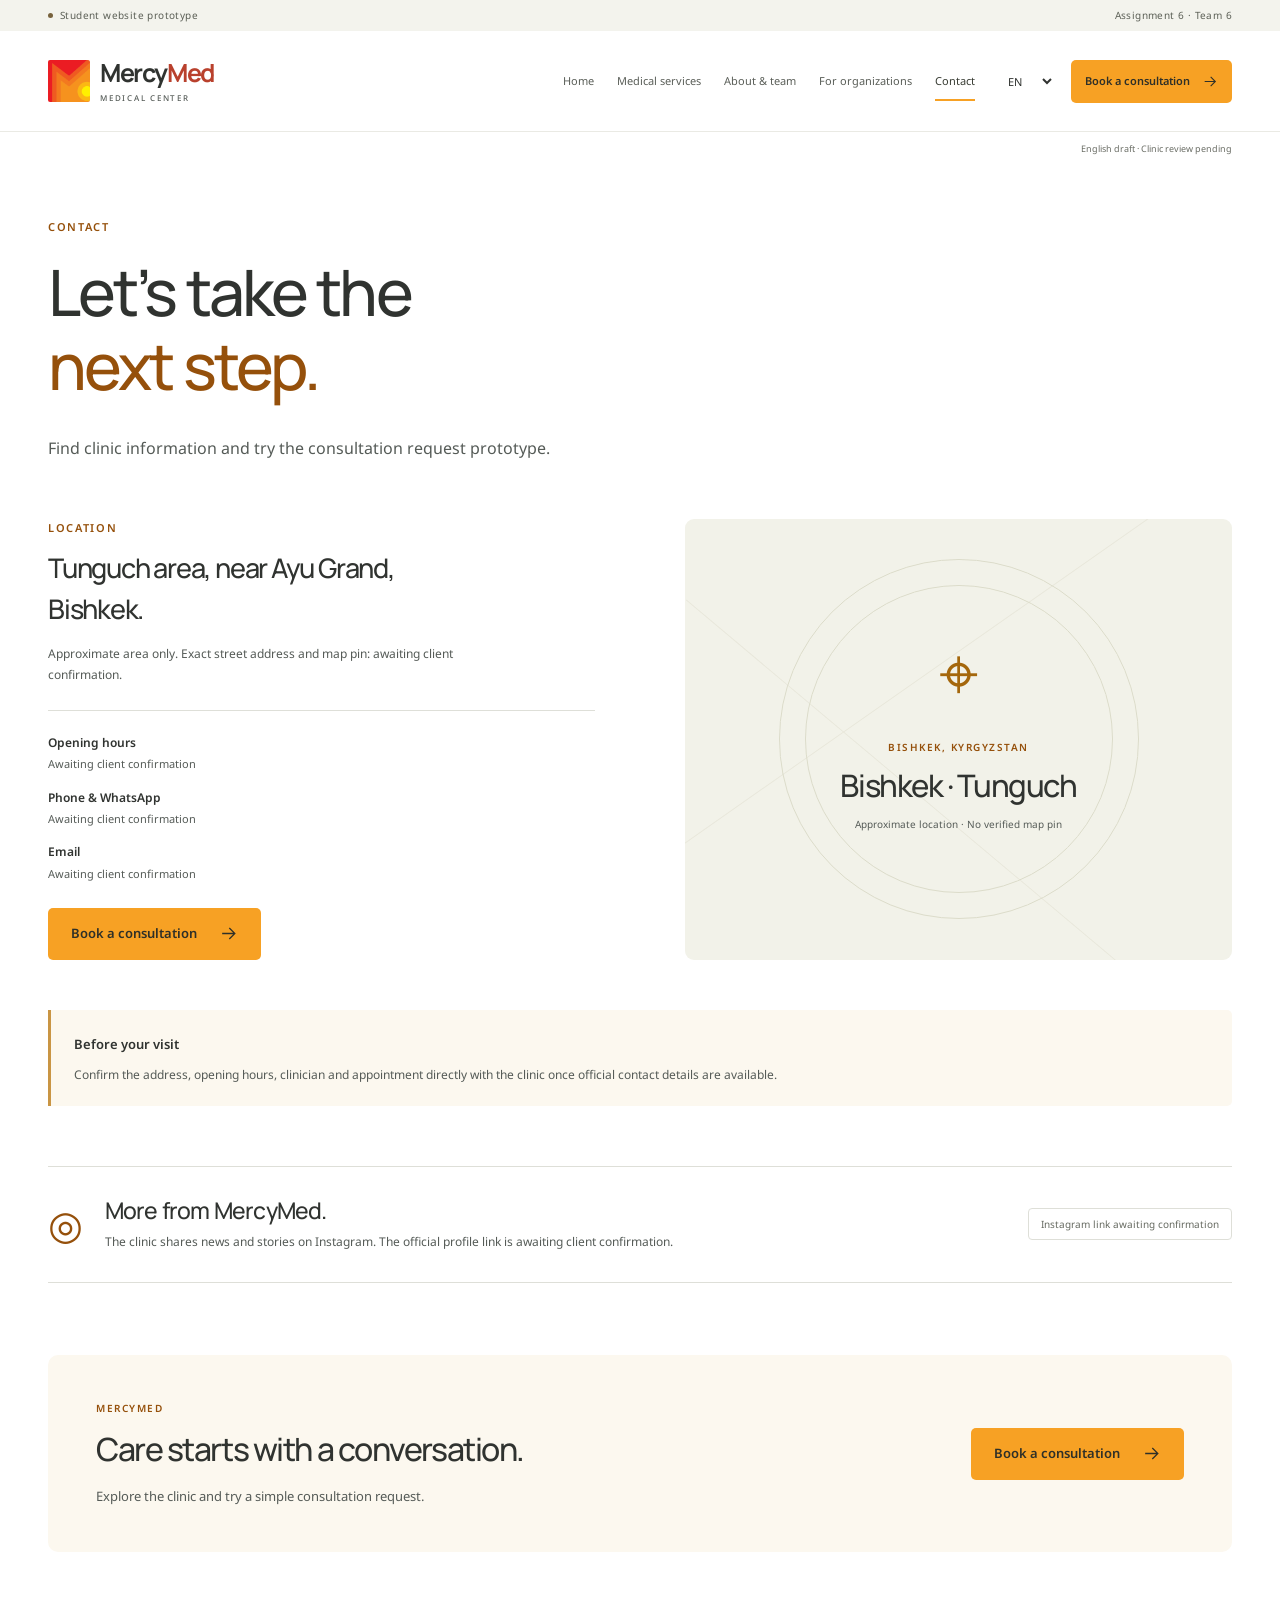
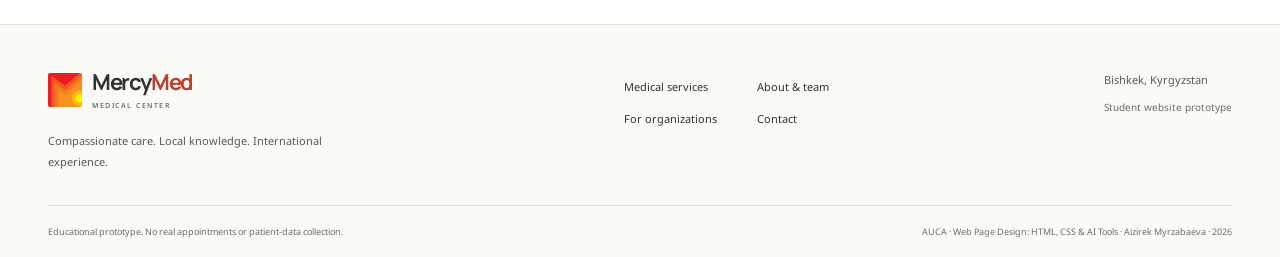
<file: hw6/contact.html>
<!DOCTYPE html>
<html lang="en">
<head>
  <meta charset="utf-8">
  <meta name="viewport" content="width=device-width, initial-scale=1">
  <meta name="description" content="MercyMed medical center in Bishkek: family medicine, pediatrics and compassionate care. AUCA Assignment 6 educational prototype.">
  <meta name="theme-color" content="#fcf8ef">
  <meta name="robots" content="noindex,nofollow">
  <title>MercyMed | Contact</title>
  <link rel="icon" href="assets/mercymed-symbol.png" type="image/png">
  <link rel="preconnect" href="https://fonts.googleapis.com">
  <link rel="preconnect" href="https://fonts.gstatic.com" crossorigin>
  <link rel="stylesheet" href="styles.css">
  <script src="script.js" defer></script>
</head>
<body data-page="contact">
<noscript><div class="noscript-note">Enable JavaScript to switch languages and try the fictional booking demo. No real appointments are available on this student prototype.</div></noscript>
<div id="app"><a class="skip-link" href="#main">Skip to content</a><div class="prototype-bar"><div class="wrap"><span><span class="status-dot" aria-hidden="true"></span>Student website prototype</span><span>Assignment 6 · Team 6</span></div></div><header class="site-header"><div class="header-inner wrap"><a class="brand" href="index.html?lang=en" aria-label="MercyMed — Home"><img src="assets/mercymed-symbol.png" width="42" height="42" alt=""><span>Mercy<span class="brand-med">Med</span><small>MEDICAL CENTER</small></span></a><button class="menu-toggle" aria-expanded="false" aria-controls="main-nav"><span class="hamburger" aria-hidden="true"></span>Menu</button><nav id="main-nav" aria-label="Menu"><a href="index.html?lang=en" >Home</a><a href="services.html?lang=en" >Medical services</a><a href="about.html?lang=en" >About & team</a><a href="organizations.html?lang=en" >For organizations</a><a href="contact.html?lang=en" aria-current="page">Contact</a></nav><div class="header-tools"><label class="language-control"><span class="sr-only">English / Кыргызча / Русский</span><select id="language" aria-label="English / Кыргызча / Русский"><option value="en" selected>EN</option><option value="ky" >KY</option><option value="ru" >RU</option></select></label><button class="button header-book" data-book>Book a consultation<svg viewBox="0 0 24 24" fill="none" stroke="currentColor" stroke-width="1.6" aria-hidden="true"><path d="M4 12h15M13 5l7 7-7 7"/></svg></button></div></div></header><div class="translation-note wrap">English draft · Clinic review pending</div><main id="main" tabindex="-1"><section class="page-hero wrap"><p class="eyebrow">Contact</p><h1>Let’s take the<br><em>next step.</em></h1><p class="lead">Find clinic information and try the consultation request prototype.</p></section><section class="wrap contact-layout"><div class="contact-details"><article><p class="eyebrow">Location</p><h2>Tunguch area, near Ayu Grand, Bishkek.</h2><p>Approximate area only. Exact street address and map pin: awaiting client confirmation.</p></article><div class="contact-small"><article><h3>Opening hours</h3><p>Awaiting client confirmation</p></article><article><h3>Phone & WhatsApp</h3><p>Awaiting client confirmation</p></article><article><h3>Email</h3><p>Awaiting client confirmation</p></article></div><button class="button " data-book>Book a consultation<svg viewBox="0 0 24 24" fill="none" stroke="currentColor" stroke-width="1.6" aria-hidden="true"><path d="M4 12h15M13 5l7 7-7 7"/></svg></button></div><div class="location-panel"><div class="location-symbol" aria-hidden="true">⌖</div><p class="eyebrow">Bishkek, Kyrgyzstan</p><h2>Bishkek · Tunguch</h2><p>Approximate location · No verified map pin</p><span class="area-ring" aria-hidden="true"></span></div></section><section class="wrap notice contact-notice"><strong>Before your visit</strong><p>Confirm the address, opening hours, clinician and appointment directly with the clinic once official contact details are available.</p></section><section class="social-block wrap"><span class="social-icon" aria-hidden="true">◎</span><div><h2>More from MercyMed.</h2><p>The clinic shares news and stories on Instagram. The official profile link is awaiting client confirmation.</p></div><span class="pending-badge">Instagram link awaiting confirmation</span></section><section class="cta-band wrap"><div><p class="eyebrow">MERCYMED</p><h2>Care starts with a conversation.</h2><p>Explore the clinic and try a simple consultation request.</p></div><button class="button " data-book>Book a consultation<svg viewBox="0 0 24 24" fill="none" stroke="currentColor" stroke-width="1.6" aria-hidden="true"><path d="M4 12h15M13 5l7 7-7 7"/></svg></button></section></main><footer class="site-footer"><div class="wrap footer-main"><div><a class="brand" href="index.html?lang=en" aria-label="MercyMed — Home"><img src="assets/mercymed-symbol.png" width="42" height="42" alt=""><span>Mercy<span class="brand-med">Med</span><small>MEDICAL CENTER</small></span></a><p>Compassionate care. Local knowledge. International experience.</p></div><nav aria-label="Home"><a href="services.html?lang=en">Medical services</a><a href="about.html?lang=en">About & team</a><a href="organizations.html?lang=en">For organizations</a><a href="contact.html?lang=en">Contact</a></nav><div class="footer-place"><p>Bishkek, Kyrgyzstan</p><span>Student website prototype</span></div></div><div class="wrap footer-bottom"><p>Educational prototype. No real appointments or patient-data collection.</p><p>AUCA · Web Page Design: HTML, CSS & AI Tools · Aizirek Myrzabaeva · 2026</p></div></footer><dialog id="booking-dialog" aria-labelledby="booking-title" aria-describedby="booking-intro"><div class="dialog-header"><span class="eyebrow">Assignment 6 · Team 6</span><button type="button" class="close-button" data-close aria-label="Close">×</button></div><h2 id="booking-title">Try a consultation request</h2><p id="booking-intro" class="form-notice">Prototype, no data is saved. Use fictional details only. This does not book an appointment.</p><button type="button" class="sample-button" id="sample-button">Fill fictional sample</button><form id="booking-form" autocomplete="off" novalidate><label>Full name<input name="name" type="text" maxlength="80" required autocomplete="off"></label><div class="field-row"><label>Date of birth<input name="dob" type="date" required></label><label>Phone number<input name="phone" type="tel" maxlength="24" inputmode="tel" required autocomplete="off"></label></div><label>Service<select name="service" required><option value="">Choose a service</option><option value="0">Family medicine</option><option value="1">Pediatrics</option><option value="2">Women’s health</option><option value="3">Additional examinations</option><option value="4">Preventive care</option><option value="5">Doula support</option></select></label><label>Doctor preference<select name="doctor"><option value="">No preference</option><option value="0">Dr. Jonathan</option><option value="1">Dr. Lukas</option><option value="2">Mahabat</option></select></label><label class="checkbox-label"><input type="checkbox" name="consent" required><span>I am using fictional test data only.</span></label><p id="form-error" class="form-error" role="alert"></p><button type="submit" class="button form-submit">Preview request<svg viewBox="0 0 24 24" fill="none" stroke="currentColor" stroke-width="1.6" aria-hidden="true"><path d="M4 12h15M13 5l7 7-7 7"/></svg></button></form><section id="request-preview" hidden aria-labelledby="preview-title"><p class="success-note" role="status">Test draft prepared. No appointment has been booked.</p><h3 id="preview-title">WhatsApp message preview</h3><pre id="message-text"></pre><p class="small-note">Demo recipient: 00000000000 (fake number). WhatsApp may report an invalid number. Nothing is sent to the clinic, and no appointment is confirmed.</p><a id="whatsapp-link" class="button" target="_blank" rel="noopener noreferrer">Open WhatsApp demo<svg viewBox="0 0 24 24" fill="none" stroke="currentColor" stroke-width="1.6" aria-hidden="true"><path d="M4 12h15M13 5l7 7-7 7"/></svg></a></section></dialog></div>
</body>
</html>
</file>
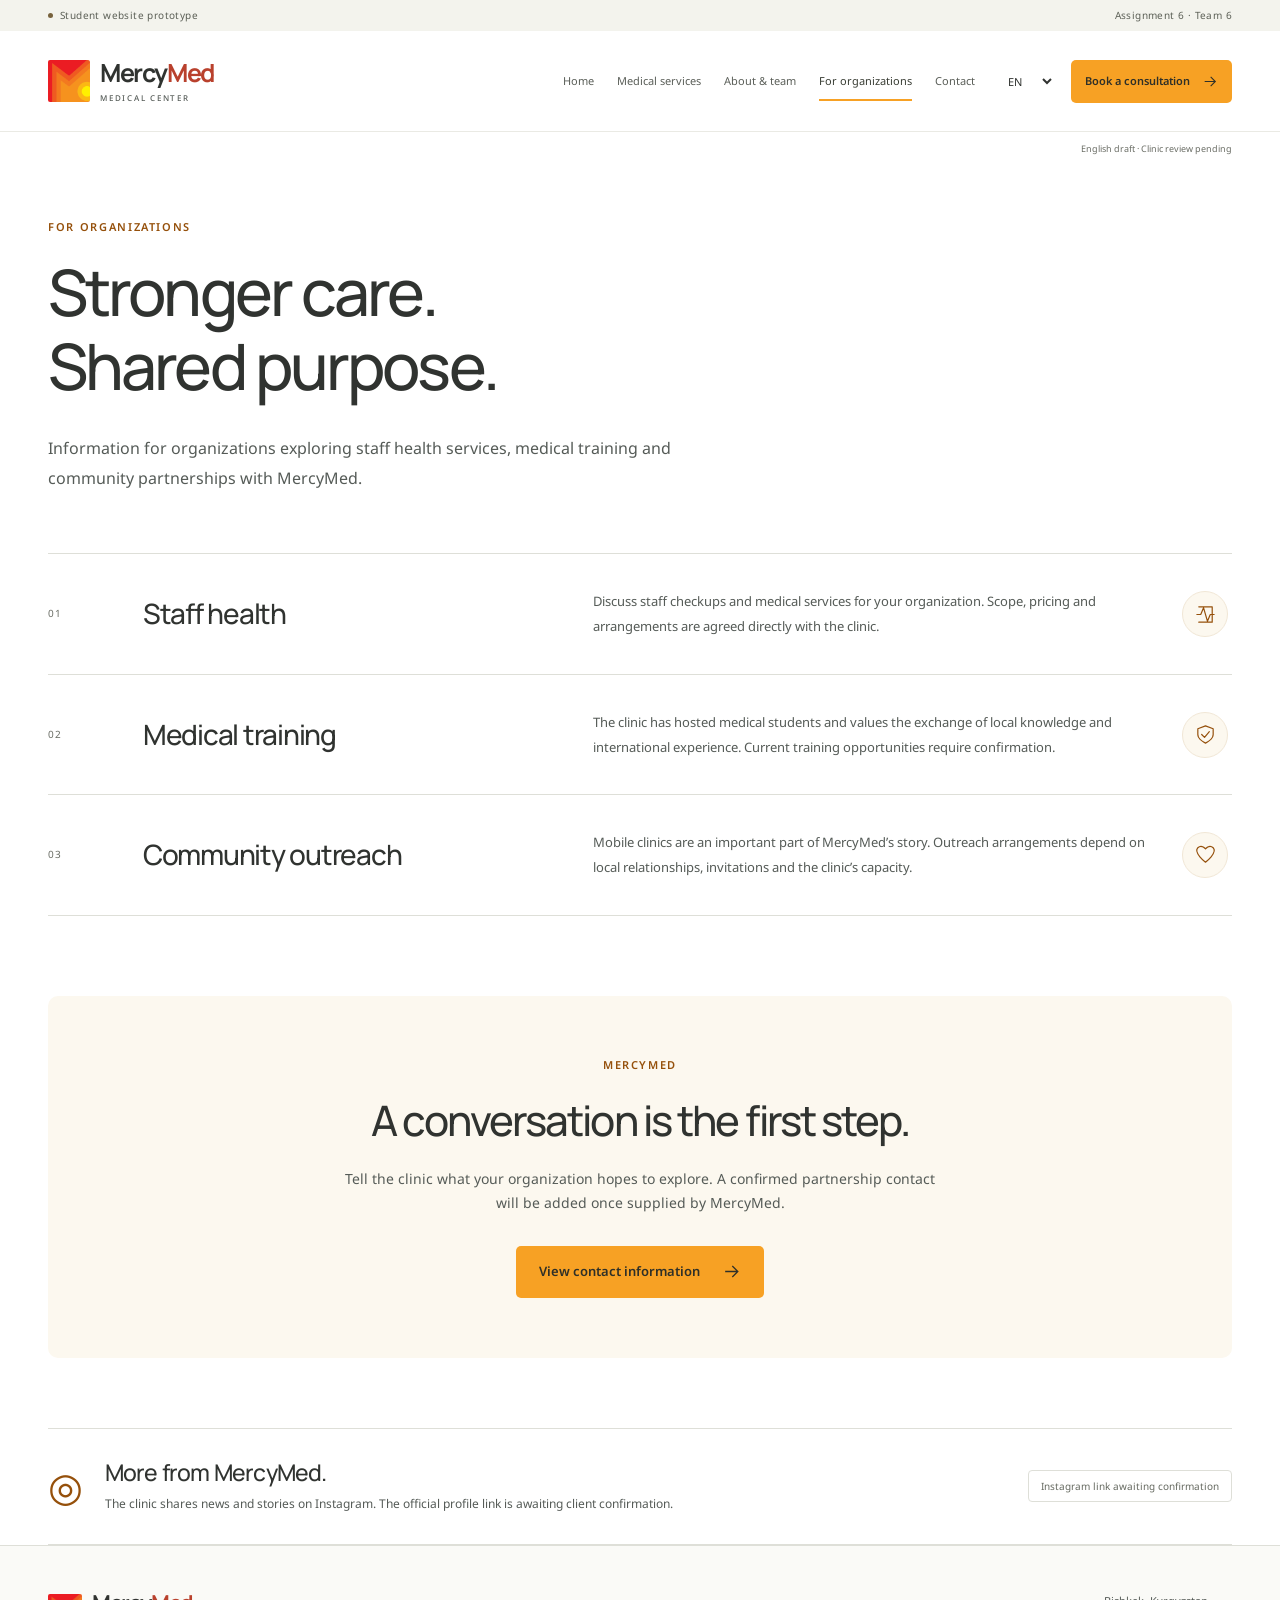
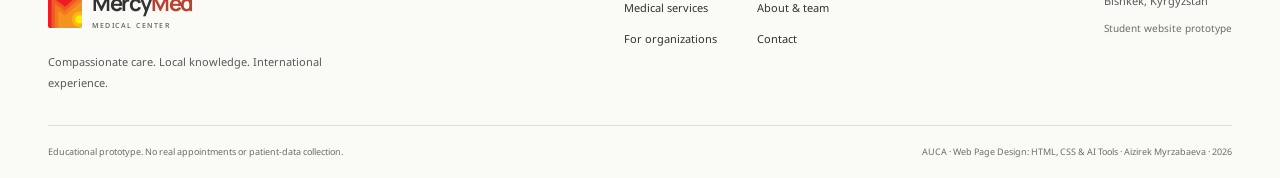
<file: hw6/organizations.html>
<!DOCTYPE html>
<html lang="en">
<head>
  <meta charset="utf-8">
  <meta name="viewport" content="width=device-width, initial-scale=1">
  <meta name="description" content="MercyMed medical center in Bishkek: family medicine, pediatrics and compassionate care. AUCA Assignment 6 educational prototype.">
  <meta name="theme-color" content="#fcf8ef">
  <meta name="robots" content="noindex,nofollow">
  <title>MercyMed | For organizations</title>
  <link rel="icon" href="assets/mercymed-symbol.png" type="image/png">
  <link rel="preconnect" href="https://fonts.googleapis.com">
  <link rel="preconnect" href="https://fonts.gstatic.com" crossorigin>
  <link rel="stylesheet" href="styles.css">
  <script src="script.js" defer></script>
</head>
<body data-page="organizations">
<noscript><div class="noscript-note">Enable JavaScript to switch languages and try the fictional booking demo. No real appointments are available on this student prototype.</div></noscript>
<div id="app"><a class="skip-link" href="#main">Skip to content</a><div class="prototype-bar"><div class="wrap"><span><span class="status-dot" aria-hidden="true"></span>Student website prototype</span><span>Assignment 6 · Team 6</span></div></div><header class="site-header"><div class="header-inner wrap"><a class="brand" href="index.html?lang=en" aria-label="MercyMed — Home"><img src="assets/mercymed-symbol.png" width="42" height="42" alt=""><span>Mercy<span class="brand-med">Med</span><small>MEDICAL CENTER</small></span></a><button class="menu-toggle" aria-expanded="false" aria-controls="main-nav"><span class="hamburger" aria-hidden="true"></span>Menu</button><nav id="main-nav" aria-label="Menu"><a href="index.html?lang=en" >Home</a><a href="services.html?lang=en" >Medical services</a><a href="about.html?lang=en" >About & team</a><a href="organizations.html?lang=en" aria-current="page">For organizations</a><a href="contact.html?lang=en" >Contact</a></nav><div class="header-tools"><label class="language-control"><span class="sr-only">English / Кыргызча / Русский</span><select id="language" aria-label="English / Кыргызча / Русский"><option value="en" selected>EN</option><option value="ky" >KY</option><option value="ru" >RU</option></select></label><button class="button header-book" data-book>Book a consultation<svg viewBox="0 0 24 24" fill="none" stroke="currentColor" stroke-width="1.6" aria-hidden="true"><path d="M4 12h15M13 5l7 7-7 7"/></svg></button></div></div></header><div class="translation-note wrap">English draft · Clinic review pending</div><main id="main" tabindex="-1"><section class="page-hero wrap"><p class="eyebrow">FOR ORGANIZATIONS</p><h1>Stronger care.<br>Shared purpose.</h1><p class="lead">Information for organizations exploring staff health services, medical training and community partnerships with MercyMed.</p></section><section class="section wrap org-list"><article><span class="index-number">01</span><h2>Staff health</h2><p>Discuss staff checkups and medical services for your organization. Scope, pricing and arrangements are agreed directly with the clinic.</p><span class="service-icon"><svg viewBox="0 0 24 24" fill="none" stroke="currentColor" stroke-width="1.25" stroke-linecap="round" stroke-linejoin="round" aria-hidden="true"><path d="M3 12h4l3-7 4 14 3-7h4M5 4h14v16H5"/></svg></span></article><article><span class="index-number">02</span><h2>Medical training</h2><p>The clinic has hosted medical students and values the exchange of local knowledge and international experience. Current training opportunities require confirmation.</p><span class="service-icon"><svg viewBox="0 0 24 24" fill="none" stroke="currentColor" stroke-width="1.25" stroke-linecap="round" stroke-linejoin="round" aria-hidden="true"><path d="M12 3l8 3v6c0 5-8 9-8 9s-8-4-8-9V6zM8 12l3 3 5-6"/></svg></span></article><article><span class="index-number">03</span><h2>Community outreach</h2><p>Mobile clinics are an important part of MercyMed’s story. Outreach arrangements depend on local relationships, invitations and the clinic’s capacity.</p><span class="service-icon"><svg viewBox="0 0 24 24" fill="none" stroke="currentColor" stroke-width="1.25" stroke-linecap="round" stroke-linejoin="round" aria-hidden="true"><path d="M20 5c-3-3-6-1-8 1-2-2-5-4-8-1-5 5 8 15 8 15S25 10 20 5z"/></svg></span></article></section><section class="org-statement wrap"><p class="eyebrow">MERCYMED</p><h2>A conversation is the first step.</h2><p>Tell the clinic what your organization hopes to explore. A confirmed partnership contact will be added once supplied by MercyMed.</p><a class="button" href="contact.html?lang=en">View contact information<svg viewBox="0 0 24 24" fill="none" stroke="currentColor" stroke-width="1.6" aria-hidden="true"><path d="M4 12h15M13 5l7 7-7 7"/></svg></a></section><section class="social-block wrap"><span class="social-icon" aria-hidden="true">◎</span><div><h2>More from MercyMed.</h2><p>The clinic shares news and stories on Instagram. The official profile link is awaiting client confirmation.</p></div><span class="pending-badge">Instagram link awaiting confirmation</span></section></main><footer class="site-footer"><div class="wrap footer-main"><div><a class="brand" href="index.html?lang=en" aria-label="MercyMed — Home"><img src="assets/mercymed-symbol.png" width="42" height="42" alt=""><span>Mercy<span class="brand-med">Med</span><small>MEDICAL CENTER</small></span></a><p>Compassionate care. Local knowledge. International experience.</p></div><nav aria-label="Home"><a href="services.html?lang=en">Medical services</a><a href="about.html?lang=en">About & team</a><a href="organizations.html?lang=en">For organizations</a><a href="contact.html?lang=en">Contact</a></nav><div class="footer-place"><p>Bishkek, Kyrgyzstan</p><span>Student website prototype</span></div></div><div class="wrap footer-bottom"><p>Educational prototype. No real appointments or patient-data collection.</p><p>AUCA · Web Page Design: HTML, CSS & AI Tools · Aizirek Myrzabaeva · 2026</p></div></footer><dialog id="booking-dialog" aria-labelledby="booking-title" aria-describedby="booking-intro"><div class="dialog-header"><span class="eyebrow">Assignment 6 · Team 6</span><button type="button" class="close-button" data-close aria-label="Close">×</button></div><h2 id="booking-title">Try a consultation request</h2><p id="booking-intro" class="form-notice">Prototype, no data is saved. Use fictional details only. This does not book an appointment.</p><button type="button" class="sample-button" id="sample-button">Fill fictional sample</button><form id="booking-form" autocomplete="off" novalidate><label>Full name<input name="name" type="text" maxlength="80" required autocomplete="off"></label><div class="field-row"><label>Date of birth<input name="dob" type="date" required></label><label>Phone number<input name="phone" type="tel" maxlength="24" inputmode="tel" required autocomplete="off"></label></div><label>Service<select name="service" required><option value="">Choose a service</option><option value="0">Family medicine</option><option value="1">Pediatrics</option><option value="2">Women’s health</option><option value="3">Additional examinations</option><option value="4">Preventive care</option><option value="5">Doula support</option></select></label><label>Doctor preference<select name="doctor"><option value="">No preference</option><option value="0">Dr. Jonathan</option><option value="1">Dr. Lukas</option><option value="2">Mahabat</option></select></label><label class="checkbox-label"><input type="checkbox" name="consent" required><span>I am using fictional test data only.</span></label><p id="form-error" class="form-error" role="alert"></p><button type="submit" class="button form-submit">Preview request<svg viewBox="0 0 24 24" fill="none" stroke="currentColor" stroke-width="1.6" aria-hidden="true"><path d="M4 12h15M13 5l7 7-7 7"/></svg></button></form><section id="request-preview" hidden aria-labelledby="preview-title"><p class="success-note" role="status">Test draft prepared. No appointment has been booked.</p><h3 id="preview-title">WhatsApp message preview</h3><pre id="message-text"></pre><p class="small-note">Demo recipient: 00000000000 (fake number). WhatsApp may report an invalid number. Nothing is sent to the clinic, and no appointment is confirmed.</p><a id="whatsapp-link" class="button" target="_blank" rel="noopener noreferrer">Open WhatsApp demo<svg viewBox="0 0 24 24" fill="none" stroke="currentColor" stroke-width="1.6" aria-hidden="true"><path d="M4 12h15M13 5l7 7-7 7"/></svg></a></section></dialog></div>
</body>
</html>
</file>
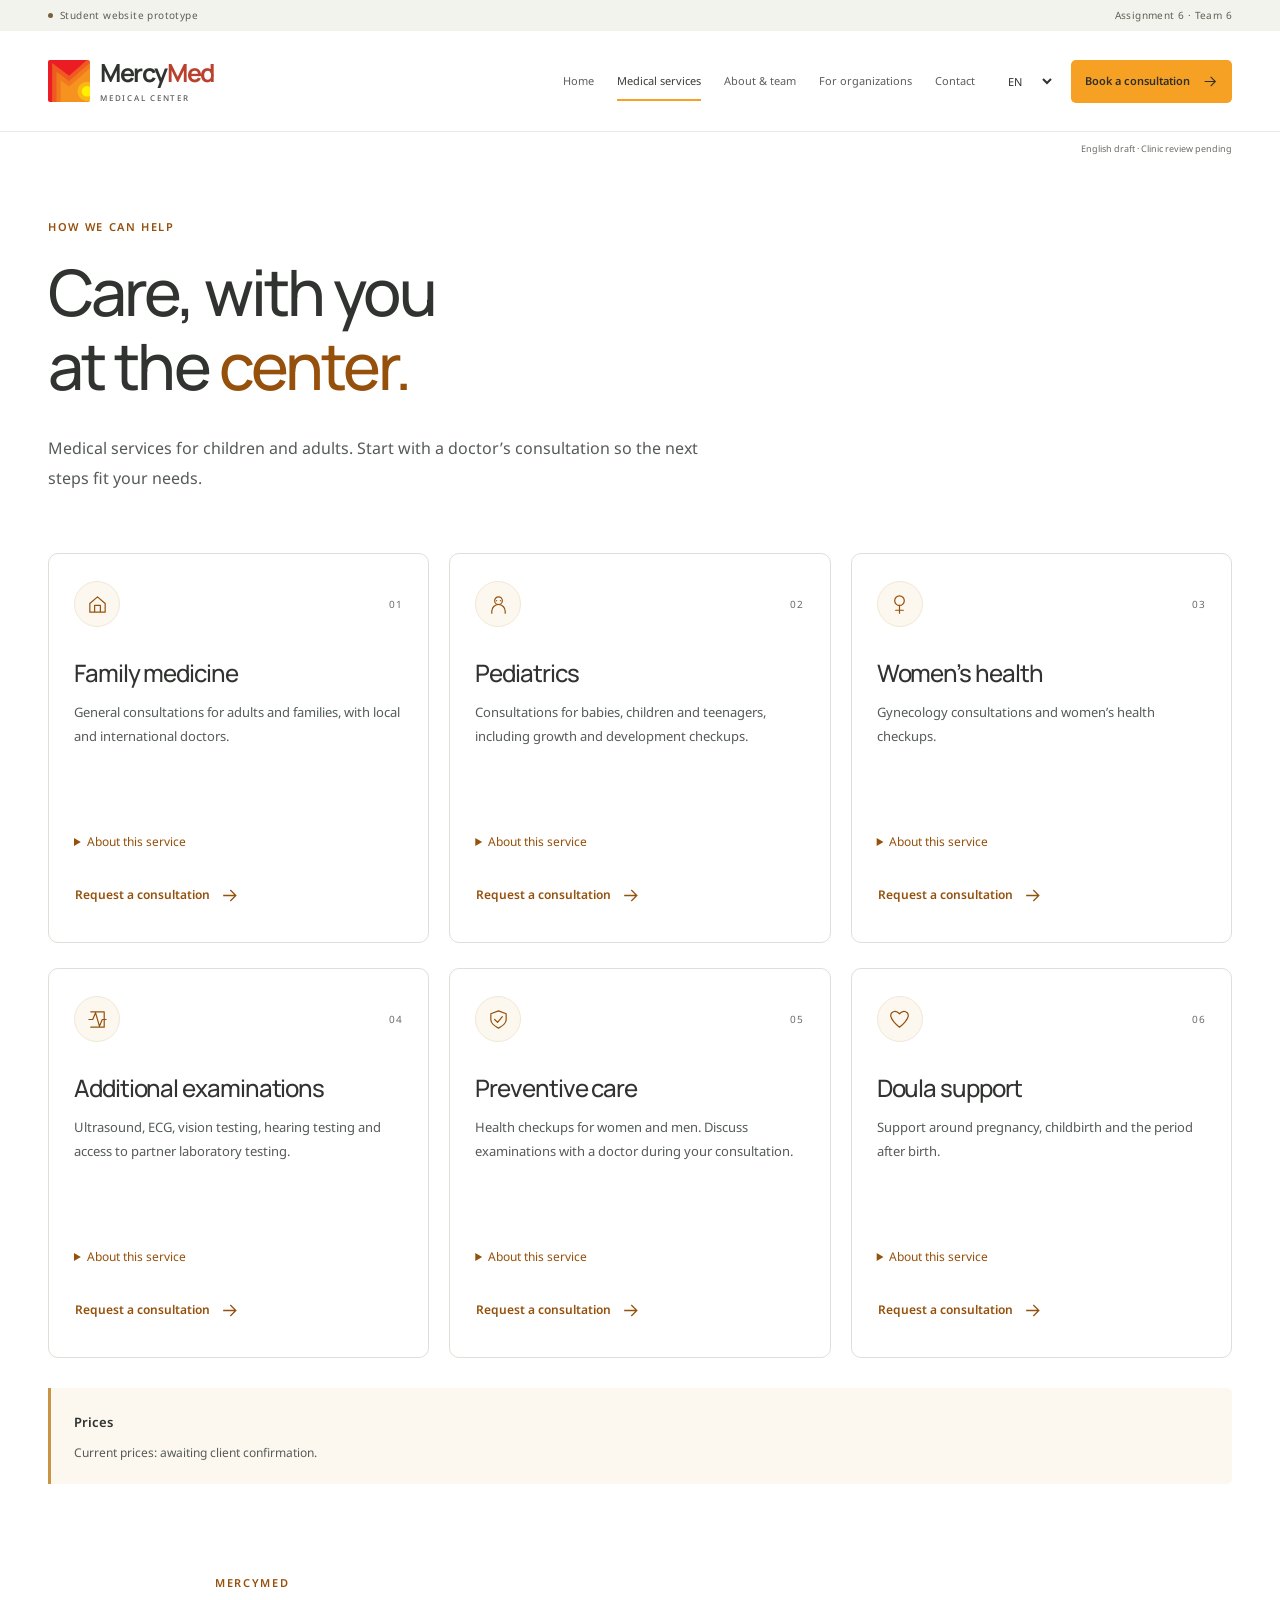
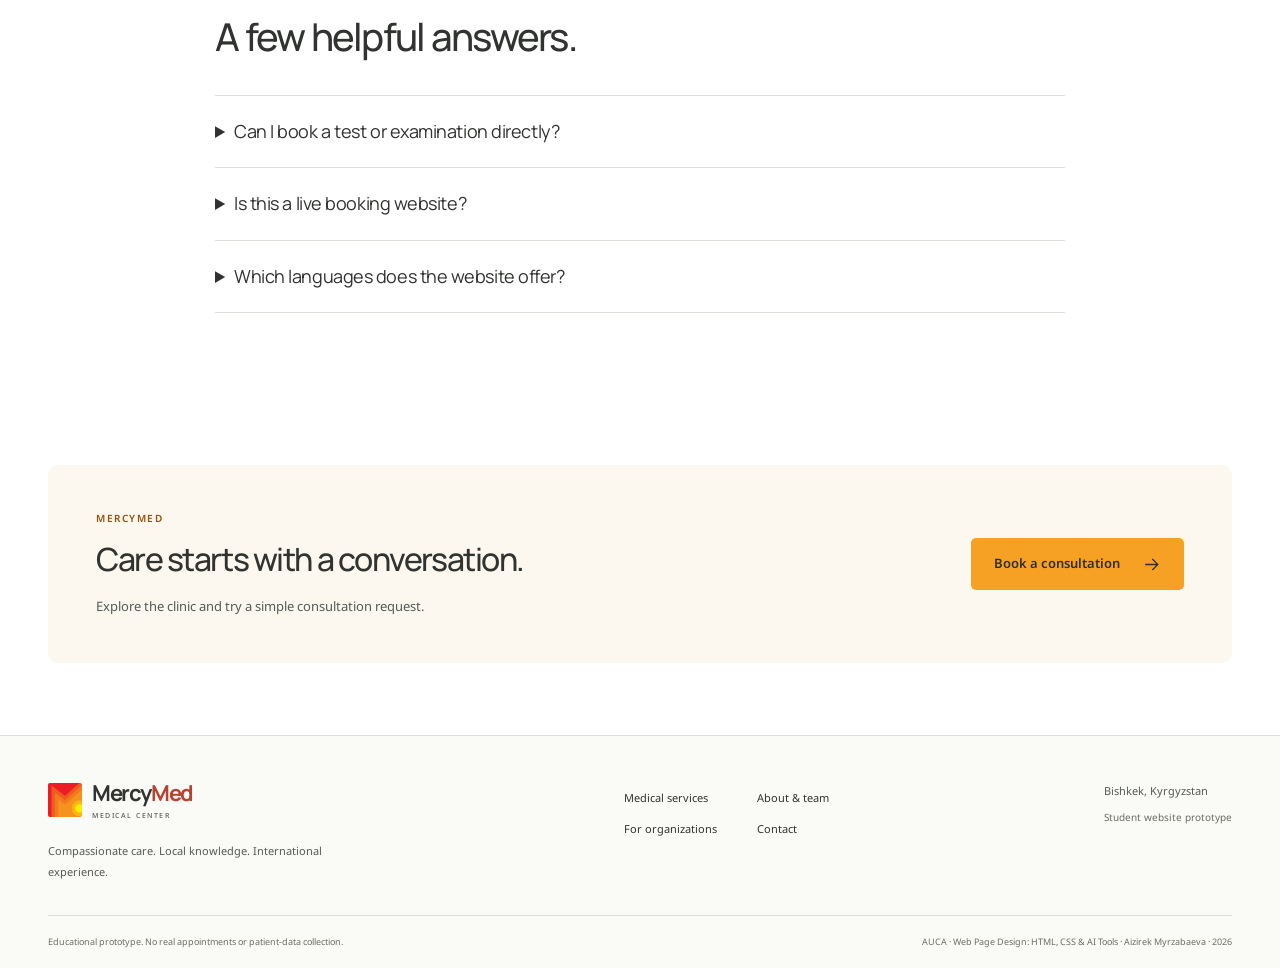
<file: hw6/services.html>
<!DOCTYPE html>
<html lang="en">
<head>
  <meta charset="utf-8">
  <meta name="viewport" content="width=device-width, initial-scale=1">
  <meta name="description" content="MercyMed medical center in Bishkek: family medicine, pediatrics and compassionate care. AUCA Assignment 6 educational prototype.">
  <meta name="theme-color" content="#fcf8ef">
  <meta name="robots" content="noindex,nofollow">
  <title>MercyMed | Medical services</title>
  <link rel="icon" href="assets/mercymed-symbol.png" type="image/png">
  <link rel="preconnect" href="https://fonts.googleapis.com">
  <link rel="preconnect" href="https://fonts.gstatic.com" crossorigin>
  <link rel="stylesheet" href="styles.css">
  <script src="script.js" defer></script>
</head>
<body data-page="services">
<noscript><div class="noscript-note">Enable JavaScript to switch languages and try the fictional booking demo. No real appointments are available on this student prototype.</div></noscript>
<div id="app"><a class="skip-link" href="#main">Skip to content</a><div class="prototype-bar"><div class="wrap"><span><span class="status-dot" aria-hidden="true"></span>Student website prototype</span><span>Assignment 6 · Team 6</span></div></div><header class="site-header"><div class="header-inner wrap"><a class="brand" href="index.html?lang=en" aria-label="MercyMed — Home"><img src="assets/mercymed-symbol.png" width="42" height="42" alt=""><span>Mercy<span class="brand-med">Med</span><small>MEDICAL CENTER</small></span></a><button class="menu-toggle" aria-expanded="false" aria-controls="main-nav"><span class="hamburger" aria-hidden="true"></span>Menu</button><nav id="main-nav" aria-label="Menu"><a href="index.html?lang=en" >Home</a><a href="services.html?lang=en" aria-current="page">Medical services</a><a href="about.html?lang=en" >About & team</a><a href="organizations.html?lang=en" >For organizations</a><a href="contact.html?lang=en" >Contact</a></nav><div class="header-tools"><label class="language-control"><span class="sr-only">English / Кыргызча / Русский</span><select id="language" aria-label="English / Кыргызча / Русский"><option value="en" selected>EN</option><option value="ky" >KY</option><option value="ru" >RU</option></select></label><button class="button header-book" data-book>Book a consultation<svg viewBox="0 0 24 24" fill="none" stroke="currentColor" stroke-width="1.6" aria-hidden="true"><path d="M4 12h15M13 5l7 7-7 7"/></svg></button></div></div></header><div class="translation-note wrap">English draft · Clinic review pending</div><main id="main" tabindex="-1"><section class="page-hero wrap"><p class="eyebrow">HOW WE CAN HELP</p><h1>Care, with you<br>at the <em>center.</em></h1><p class="lead">Medical services for children and adults. Start with a doctor’s consultation so the next steps fit your needs.</p></section><section class="wrap section page-services"><div class="service-grid services-full"><div id="service-0" class="service-anchor"><article class="service-card"><div class="service-top"><span class="service-icon"><svg viewBox="0 0 24 24" fill="none" stroke="currentColor" stroke-width="1.25" stroke-linecap="round" stroke-linejoin="round" aria-hidden="true"><path d="M4 11l8-7 8 7v9H4zM9 20v-7h6v7"/></svg></span><span class="index-number">01</span></div><h2>Family medicine</h2><p>General consultations for adults and families, with local and international doctors.</p><details><summary>About this service</summary><p>Family medicine and general care are central to the clinic’s work. The receptionist confirms the appropriate clinician and availability.</p></details><button class="button button-text" data-book data-service="0">Request a consultation<svg viewBox="0 0 24 24" fill="none" stroke="currentColor" stroke-width="1.6" aria-hidden="true"><path d="M4 12h15M13 5l7 7-7 7"/></svg></button></article></div><div id="service-1" class="service-anchor"><article class="service-card"><div class="service-top"><span class="service-icon"><svg viewBox="0 0 24 24" fill="none" stroke="currentColor" stroke-width="1.25" stroke-linecap="round" stroke-linejoin="round" aria-hidden="true"><circle cx="12" cy="8" r="4"/><path d="M5 21v-2a7 7 0 0 1 14 0v2M10 8h.01M14 8h.01"/></svg></span><span class="index-number">02</span></div><h2>Pediatrics</h2><p>Consultations for babies, children and teenagers, including growth and development checkups.</p><details><summary>About this service</summary><p>The clinic has a strong pediatric focus. A consultation comes first; there is no live appointment calendar in this prototype.</p></details><button class="button button-text" data-book data-service="1">Request a consultation<svg viewBox="0 0 24 24" fill="none" stroke="currentColor" stroke-width="1.6" aria-hidden="true"><path d="M4 12h15M13 5l7 7-7 7"/></svg></button></article></div><div id="service-2" class="service-anchor"><article class="service-card"><div class="service-top"><span class="service-icon"><svg viewBox="0 0 24 24" fill="none" stroke="currentColor" stroke-width="1.25" stroke-linecap="round" stroke-linejoin="round" aria-hidden="true"><circle cx="12" cy="8" r="5"/><path d="M12 13v8M8 18h8"/></svg></span><span class="index-number">03</span></div><h2>Women’s health</h2><p>Gynecology consultations and women’s health checkups.</p><details><summary>About this service</summary><p>Services and clinician availability must be confirmed with the clinic before a visit.</p></details><button class="button button-text" data-book data-service="2">Request a consultation<svg viewBox="0 0 24 24" fill="none" stroke="currentColor" stroke-width="1.6" aria-hidden="true"><path d="M4 12h15M13 5l7 7-7 7"/></svg></button></article></div><div id="service-3" class="service-anchor"><article class="service-card"><div class="service-top"><span class="service-icon"><svg viewBox="0 0 24 24" fill="none" stroke="currentColor" stroke-width="1.25" stroke-linecap="round" stroke-linejoin="round" aria-hidden="true"><path d="M3 12h4l3-7 4 14 3-7h4M5 4h14v16H5"/></svg></span><span class="index-number">04</span></div><h2>Additional examinations</h2><p>Ultrasound, ECG, vision testing, hearing testing and access to partner laboratory testing.</p><details><summary>About this service</summary><p>These examinations are not booked directly here. Laboratory results are handled by the laboratory; there is no results portal on this website.</p></details><button class="button button-text" data-book data-service="3">Request a consultation<svg viewBox="0 0 24 24" fill="none" stroke="currentColor" stroke-width="1.6" aria-hidden="true"><path d="M4 12h15M13 5l7 7-7 7"/></svg></button></article></div><div id="service-4" class="service-anchor"><article class="service-card"><div class="service-top"><span class="service-icon"><svg viewBox="0 0 24 24" fill="none" stroke="currentColor" stroke-width="1.25" stroke-linecap="round" stroke-linejoin="round" aria-hidden="true"><path d="M12 3l8 3v6c0 5-8 9-8 9s-8-4-8-9V6zM8 12l3 3 5-6"/></svg></span><span class="index-number">05</span></div><h2>Preventive care</h2><p>Health checkups for women and men. Discuss examinations with a doctor during your consultation.</p><details><summary>About this service</summary><p>The clinic also provides some medical documents for travel and insurance. Ask the clinic to confirm which documents are currently available.</p></details><button class="button button-text" data-book data-service="4">Request a consultation<svg viewBox="0 0 24 24" fill="none" stroke="currentColor" stroke-width="1.6" aria-hidden="true"><path d="M4 12h15M13 5l7 7-7 7"/></svg></button></article></div><div id="service-5" class="service-anchor"><article class="service-card"><div class="service-top"><span class="service-icon"><svg viewBox="0 0 24 24" fill="none" stroke="currentColor" stroke-width="1.25" stroke-linecap="round" stroke-linejoin="round" aria-hidden="true"><path d="M20 5c-3-3-6-1-8 1-2-2-5-4-8-1-5 5 8 15 8 15S25 10 20 5z"/></svg></span><span class="index-number">06</span></div><h2>Doula support</h2><p>Support around pregnancy, childbirth and the period after birth.</p><details><summary>About this service</summary><p>Mahabat is a nurse, clinic director and doula. Appointment arrangements are confirmed by the clinic.</p></details><button class="button button-text" data-book data-service="5">Request a consultation<svg viewBox="0 0 24 24" fill="none" stroke="currentColor" stroke-width="1.6" aria-hidden="true"><path d="M4 12h15M13 5l7 7-7 7"/></svg></button></article></div></div><div class="notice"><strong>Prices</strong><p>Current prices: awaiting client confirmation.</p></div></section><section class="wrap faq section"><p class="eyebrow">MERCYMED</p><h2>A few helpful answers.</h2><details><summary>Can I book a test or examination directly?</summary><p>Please start with a doctor’s consultation. The clinic arranges additional examinations as appropriate.</p></details><details><summary>Is this a live booking website?</summary><p>No. This is an AUCA Assignment 6 prototype. It does not store patient data, reserve time slots or send requests to the clinic.</p></details><details><summary>Which languages does the website offer?</summary><p>English, Kyrgyz and Russian. All website copy remains subject to clinic review; Kyrgyz and Russian translations have not yet been checked.</p></details></section><section class="cta-band wrap"><div><p class="eyebrow">MERCYMED</p><h2>Care starts with a conversation.</h2><p>Explore the clinic and try a simple consultation request.</p></div><button class="button " data-book>Book a consultation<svg viewBox="0 0 24 24" fill="none" stroke="currentColor" stroke-width="1.6" aria-hidden="true"><path d="M4 12h15M13 5l7 7-7 7"/></svg></button></section></main><footer class="site-footer"><div class="wrap footer-main"><div><a class="brand" href="index.html?lang=en" aria-label="MercyMed — Home"><img src="assets/mercymed-symbol.png" width="42" height="42" alt=""><span>Mercy<span class="brand-med">Med</span><small>MEDICAL CENTER</small></span></a><p>Compassionate care. Local knowledge. International experience.</p></div><nav aria-label="Home"><a href="services.html?lang=en">Medical services</a><a href="about.html?lang=en">About & team</a><a href="organizations.html?lang=en">For organizations</a><a href="contact.html?lang=en">Contact</a></nav><div class="footer-place"><p>Bishkek, Kyrgyzstan</p><span>Student website prototype</span></div></div><div class="wrap footer-bottom"><p>Educational prototype. No real appointments or patient-data collection.</p><p>AUCA · Web Page Design: HTML, CSS & AI Tools · Aizirek Myrzabaeva · 2026</p></div></footer><dialog id="booking-dialog" aria-labelledby="booking-title" aria-describedby="booking-intro"><div class="dialog-header"><span class="eyebrow">Assignment 6 · Team 6</span><button type="button" class="close-button" data-close aria-label="Close">×</button></div><h2 id="booking-title">Try a consultation request</h2><p id="booking-intro" class="form-notice">Prototype, no data is saved. Use fictional details only. This does not book an appointment.</p><button type="button" class="sample-button" id="sample-button">Fill fictional sample</button><form id="booking-form" autocomplete="off" novalidate><label>Full name<input name="name" type="text" maxlength="80" required autocomplete="off"></label><div class="field-row"><label>Date of birth<input name="dob" type="date" required></label><label>Phone number<input name="phone" type="tel" maxlength="24" inputmode="tel" required autocomplete="off"></label></div><label>Service<select name="service" required><option value="">Choose a service</option><option value="0">Family medicine</option><option value="1">Pediatrics</option><option value="2">Women’s health</option><option value="3">Additional examinations</option><option value="4">Preventive care</option><option value="5">Doula support</option></select></label><label>Doctor preference<select name="doctor"><option value="">No preference</option><option value="0">Dr. Jonathan</option><option value="1">Dr. Lukas</option><option value="2">Mahabat</option></select></label><label class="checkbox-label"><input type="checkbox" name="consent" required><span>I am using fictional test data only.</span></label><p id="form-error" class="form-error" role="alert"></p><button type="submit" class="button form-submit">Preview request<svg viewBox="0 0 24 24" fill="none" stroke="currentColor" stroke-width="1.6" aria-hidden="true"><path d="M4 12h15M13 5l7 7-7 7"/></svg></button></form><section id="request-preview" hidden aria-labelledby="preview-title"><p class="success-note" role="status">Test draft prepared. No appointment has been booked.</p><h3 id="preview-title">WhatsApp message preview</h3><pre id="message-text"></pre><p class="small-note">Demo recipient: 00000000000 (fake number). WhatsApp may report an invalid number. Nothing is sent to the clinic, and no appointment is confirmed.</p><a id="whatsapp-link" class="button" target="_blank" rel="noopener noreferrer">Open WhatsApp demo<svg viewBox="0 0 24 24" fill="none" stroke="currentColor" stroke-width="1.6" aria-hidden="true"><path d="M4 12h15M13 5l7 7-7 7"/></svg></a></section></dialog></div>
</body>
</html>
</file>
<file: hw5/style.css>
/* COM360 — Flexbox assignment, target image emailed Oct 21, 2026. */
/* At 1400px: [1 | 2] / [3 | 4 | 5] / [6] */
* {
    margin: 0; /* Included in FuMing's starter code */
    box-sizing: border-box;
}

body {
    background: url("https://cdn.imgchest.com/files/345xc9eon7w.png");
    opacity: .5;
    background-repeat: no-repeat;
}

.container {
    max-width: 1400px;
    display: flex;
    flex-wrap: wrap;
    gap: 10px;
}

.container > * {
    background-color: lightblue;
    font-size: 10rem;
    color: blue;
    border: 2px dashed blue;
    height: 200px;
    flex-grow: 1;
    flex-shrink: 1;
}

/* The flex bases add up to 1400px per row including 10px gaps. */
.box1 { flex-basis: 195px; }
.box2 { flex-basis: 1195px; }
.box3 { flex-basis: 1160px; }
.box4,
.box5 { flex-basis: max(110px, calc(330px - 16vw)); }
.box6 { flex-basis: 1400px; }

/* Note: box4/box5 have 110px bases at 1400px; their bases
   increase as the screen gets narrower so they stack at 500px.
   This uses flex-basis only: no width declarations or @media. */
</file>
<file: hw6/styles.css>
/* MercyMed brand: light backgrounds, yellow/orange, grey and restrained red. */
@import url('https://fonts.googleapis.com/css2?family=Manrope:wght@400;500;600;700&family=Noto+Sans:wght@400;500;600;700&display=swap');
:root{--ink:#303330;--text:#555b57;--muted:#6a6d65;--orange:#f7a124;--orange-hover:#e99316;--rust:#95500b;--cream:#fcf8ef;--line:#dedfd8;--paper:#fff;--soft:#f3f3ed;--radius:10px;--heading:'Manrope','Noto Sans',system-ui,sans-serif;--body:'Noto Sans',system-ui,sans-serif}
*{box-sizing:border-box}html{scroll-behavior:smooth;scroll-padding-top:120px}body{margin:0;color:var(--ink);background:var(--paper);font:16px/1.75 var(--body);-webkit-font-smoothing:antialiased}button,input,select{font:inherit}button,a,input,select,summary{-webkit-tap-highlight-color:transparent}button{cursor:pointer}a{color:inherit;text-decoration:none}button{color:inherit}button:disabled{cursor:default}img{display:block;max-width:100%;height:auto}svg{width:22px;height:22px;flex:none}p{margin:0 0 1em;color:var(--text)}h1,h2,h3{font-family:var(--heading);font-weight:500;line-height:1.2;letter-spacing:-.045em;margin:0 0 .5em}h1{font-size:clamp(44px,5.4vw,76px)}h2{font-size:clamp(28px,3vw,42px)}h3{font-size:23px;letter-spacing:-.035em}em{font-style:normal;color:var(--rust)}::selection{background:#ffdfab}.wrap{width:min(1240px,calc(100% - 96px));margin-inline:auto}.eyebrow{font-size:11px;font-weight:600;letter-spacing:.15em;line-height:1.6;color:var(--rust);text-transform:uppercase;margin-bottom:22px}.lead{font-size:18px;line-height:1.85;max-width:580px}.button{border:1px solid transparent;display:inline-flex;align-items:center;justify-content:center;gap:22px;background:var(--orange);color:#2f3028;border-radius:5px;min-height:52px;padding:13px 22px;font-weight:600;font-size:13px;line-height:1.5;text-align:center;transition:background .2s,transform .2s}.button:hover{background:var(--orange-hover);transform:translateY(-1px)}.button svg{width:19px;height:19px}.text-link{display:inline-flex;align-items:center;gap:13px;font-size:13px;line-height:1.5;font-weight:600;padding:8px 0;border-bottom:1px solid #c4c5bb}.text-link:hover{color:var(--rust);border-color:var(--rust)}:focus-visible{outline:3px solid #835112;outline-offset:5px}.sr-only{position:absolute;width:1px;height:1px;padding:0;margin:-1px;overflow:hidden;clip:rect(0,0,0,0);white-space:nowrap;border:0}.skip-link{position:fixed;top:-100px;left:20px;z-index:50;background:var(--ink);color:white;padding:10px 20px}.skip-link:focus{top:10px}.prototype-bar{background:var(--soft);font-size:10px;letter-spacing:.04em;color:#5b5f56}.prototype-bar .wrap{display:flex;justify-content:space-between;gap:20px;min-height:31px;align-items:center}.prototype-bar span{display:inline-flex;gap:7px;align-items:center}.status-dot{width:5px;height:5px;border-radius:50%;background:#77623d}.site-header{position:sticky;top:0;z-index:20;border-bottom:1px solid #eaeae4;background:rgba(255,255,255,.97)}.header-inner{display:flex;gap:25px;align-items:center;min-height:100px}.brand{display:inline-flex;align-items:center;gap:10px;flex:none}.brand>span{font-family:var(--heading);font-size:25px;font-weight:700;letter-spacing:-1.4px;line-height:1.1}.brand-med{color:#b9412d}.brand small{display:block;font-family:var(--body);font-size:8px;font-weight:500;letter-spacing:.22em;color:var(--text);margin-top:7px}.brand img{width:42px;height:42px;border-radius:2px}.site-header nav{display:flex;align-items:center;justify-content:center;gap:23px;margin-left:auto}.site-header nav a{font-size:11px;white-space:nowrap;color:#5a5e58;padding:13px 0;position:relative}.site-header nav a[aria-current]{color:#393d34}.site-header nav a[aria-current]:after{content:'';position:absolute;bottom:3px;left:0;right:0;height:2px;background:var(--orange)}.header-tools{display:flex;align-items:center;gap:16px}.language-control select{font-size:11px;border:0;background:transparent;padding:8px 16px 8px 4px;cursor:pointer;color:var(--ink)}.header-book{font-size:11px;min-height:43px;padding:10px 13px;gap:12px}.header-book svg{width:16px}.menu-toggle{display:none}.translation-note{text-align:right;font-size:9px;line-height:1.5;color:var(--muted);padding-top:10px}.hero{display:grid;grid-template-columns:1.12fr 1fr;gap:60px;align-items:center;padding-block:66px 74px}.hero h1{margin-bottom:24px;line-height:1.1;letter-spacing:-.06em}.hero .lead{font-size:16px;line-height:1.85;max-width:490px;margin-bottom:29px}.hero .eyebrow{display:flex;align-items:center;gap:8px;margin-bottom:25px}.mini-dot{height:5px;width:5px;display:inline-block;border-radius:50%;background:var(--orange)}.hero-actions{display:flex;align-items:center;flex-wrap:wrap;gap:21px}.hero-actions .text-link{font-size:12px}.hero-place{display:flex;gap:8px;align-items:center;font-size:11px;margin:25px 0 0;color:var(--muted)}.hero-place span{font-size:21px;line-height:1}.hero-art{background:#f7f2e6;min-height:470px;border-radius:180px 12px 12px 12px;position:relative;display:flex;align-items:flex-end;padding:26px;isolation:isolate;overflow:hidden}.hero-art:before{content:'';position:absolute;border:1px solid #e5ddcb;border-radius:50%;width:360px;height:360px;left:50%;top:-60px;transform:translateX(-50%);z-index:-1}.hero-art:after{content:'';position:absolute;border:1px solid #e5ddcb;border-radius:50%;width:440px;height:440px;left:50%;top:-100px;transform:translateX(-50%);z-index:-1}.brand-orbit{position:absolute;top:34px;left:50%;transform:translateX(-50%);width:204px;height:204px;background:#fff;padding:27px;border-radius:50%;box-shadow:0 12px 35px #85632d0c;display:grid;place-items:center}.brand-orbit img{width:136px;height:136px;border-radius:2px}.art-cross{position:absolute;line-height:1;font-weight:400;color:#aa7523}.cross-one{top:37px;right:35px;font-size:30px}.cross-two{top:175px;left:37px;font-size:20px}.care-panel{position:relative;padding:29px 26px 23px;background:#fff;width:100%;box-shadow:0 4px 18px #2f332706;border-radius:7px}.panel-line{width:30px;height:3px;background:var(--orange);display:block;margin-bottom:17px}.care-panel h2{font-size:25px;letter-spacing:-.04em;line-height:1.35;margin-bottom:10px}.care-panel p{font-size:12px;max-width:300px;line-height:1.7}.care-tags{display:flex;gap:7px;flex-wrap:wrap;margin-top:18px}.care-tags span{font-size:10px;line-height:1.5;padding:6px 12px;border:1px solid #e6e6de;border-radius:30px;background:#fdfdfb}.values-strip{border-top:1px solid var(--line);border-bottom:1px solid var(--line);display:grid;grid-template-columns:repeat(3,1fr);padding-block:23px;gap:20px}.values-strip>div{font-size:12px;display:flex;gap:12px;align-items:center;justify-content:center}.values-strip>div+div{border-left:1px solid var(--line)}.checkmark{width:21px;height:21px;border:1px solid #c6a573;border-radius:50%;display:inline-grid;place-items:center;color:var(--rust);font-size:12px;flex:none}.section{padding-block:80px}.section-head{display:flex;justify-content:space-between;align-items:flex-end;gap:30px;margin-bottom:33px}.section-head h2{margin-bottom:0}.section-head .eyebrow{margin-bottom:14px}.service-grid{display:grid;grid-template-columns:repeat(3,1fr);gap:20px}.service-card{border:1px solid var(--line);border-radius:var(--radius);padding:27px 25px;display:flex;flex-direction:column;height:100%;background:#fff}.service-top{display:flex;align-items:center;justify-content:space-between;margin-bottom:32px}.service-icon{width:46px;height:46px;background:var(--cream);border:1px solid #f1e7d6;border-radius:50%;display:inline-grid;place-items:center;color:var(--rust);flex:none}.service-icon svg{width:23px;height:23px}.index-number{font-size:10px;letter-spacing:.12em;color:#6a6d65}.service-card h3,.service-card h2{font-size:24px;letter-spacing:-.045em}.service-card p{font-size:13px;line-height:1.85;flex:1}.service-card .text-link{align-self:flex-start;margin-top:15px;font-size:12px}.story-section{background:var(--cream);padding-block:62px}.story-layout{display:grid;grid-template-columns:.8fr 1.2fr;gap:100px;align-items:center}.story-layout>div:last-child{max-width:550px}.story-layout p:not(.eyebrow){font-size:14px;line-height:1.95}.story-layout .eyebrow{margin-bottom:16px}.story-mark{height:290px;position:relative;display:flex;flex-direction:column;align-items:center;justify-content:center;gap:24px;border-radius:50%;width:290px;justify-self:center;border:1px solid #e7dfcf}.story-mark:after{content:'';position:absolute;inset:20px;border:1px solid #e7dfcf;border-radius:50%}.story-mark img{width:105px;height:105px;border-radius:3px;z-index:1}.story-mark>span{font-size:13px;letter-spacing:.2em;color:#69685f}.steps{list-style:none;padding:0;display:grid;grid-template-columns:repeat(3,1fr);gap:55px;margin:42px 0 27px}.step-number{font-family:var(--heading);display:block;font-size:36px;font-weight:400;color:var(--rust);margin-bottom:20px;letter-spacing:-.06em}.steps li{border-top:1px solid var(--line);padding-top:18px}.steps h3{font-size:21px}.steps p{font-size:13px;line-height:1.9;max-width:300px}.small-note{font-size:11px;line-height:1.8;color:#686c63}.social-block{border-block:1px solid var(--line);padding-block:30px;display:flex;align-items:center;gap:22px}.social-icon{font-size:40px;color:var(--rust);line-height:1;flex:none}.social-block h2{font-size:23px;letter-spacing:-.035em;margin-bottom:7px}.social-block p{font-size:12px;max-width:580px;margin:0}.pending-badge{font-size:10px;border:1px solid var(--line);padding:7px 12px;border-radius:4px;margin-left:auto;max-width:240px;color:#666a61;line-height:1.6;flex-shrink:0}.cta-band{display:flex;gap:60px;justify-content:space-between;align-items:center;background:var(--cream);padding:45px 48px;margin-block:72px;border-radius:10px}.cta-band h2{font-size:32px;max-width:600px}.cta-band p{font-size:13px;margin-bottom:0}.cta-band .eyebrow{font-size:10px;margin-bottom:14px}.cta-band .button{flex-shrink:0}.site-footer{border-top:1px solid var(--line);padding-top:45px;background:#fafaf7}.footer-main{display:flex;gap:50px;justify-content:space-between;padding-bottom:32px}.footer-main>div:first-child{max-width:300px}.footer-main .brand img{width:34px;height:34px}.footer-main .brand>span{font-size:22px}.footer-main .brand small{font-size:7px}.footer-main p{font-size:11px;line-height:1.9;margin:16px 0 0}.footer-main nav{display:grid;grid-template-columns:repeat(2,auto);column-gap:40px;row-gap:12px;align-content:start;font-size:11px;padding-top:7px}.footer-main a:hover{color:var(--rust)}.footer-place{font-size:11px}.footer-place p{margin-top:0}.footer-place>span{display:block;font-size:10px;color:var(--muted);margin-top:8px}.footer-bottom{border-top:1px solid var(--line);padding-block:18px;display:flex;gap:25px;justify-content:space-between}.footer-bottom p{font-size:9px;margin:0;color:#6c6f65}.page-hero{padding-block:62px 55px}.page-hero .eyebrow{margin-bottom:20px}.page-hero h1{font-size:clamp(42px,5vw,68px);max-width:950px;line-height:1.15}.page-hero .lead{font-size:16px;max-width:680px;margin-bottom:0;margin-top:22px}.page-services{padding-top:5px}.services-full{row-gap:25px}.service-anchor{scroll-margin-top:120px}.services-full .service-card{min-height:390px}.service-card details{margin-block:0 18px}.service-card details p{font-size:12px;margin:12px 0 0}.service-card details summary{font-size:12px;cursor:pointer;color:var(--rust);padding-block:5px}.button-text{align-self:flex-start;background:none;min-height:40px;padding:8px 0;color:var(--rust);border-radius:0;text-align:left;gap:10px;font-size:12px}.button-text:hover{background:none;transform:none;text-decoration:underline}.notice{margin-top:30px;border-left:3px solid #c99544;padding:19px 23px;background:var(--cream);border-radius:0 5px 5px 0}.notice strong{font-size:13px;font-weight:600}.notice p{font-size:12px;line-height:1.9;margin:7px 0 0}.faq{max-width:850px;padding-top:10px}.faq h2{margin-bottom:35px}.faq details{border-top:1px solid var(--line);padding:20px 0}.faq details:last-child{border-bottom:1px solid var(--line)}.faq summary{font-family:var(--heading);font-size:18px;cursor:pointer;letter-spacing:-.025em;padding-right:18px}.faq details p{font-size:13px;margin:15px 0 0;max-width:690px}.section-intro{font-size:13px;max-width:700px;margin-top:-10px;margin-bottom:30px}.team-grid{display:grid;grid-template-columns:repeat(3,1fr);gap:23px}.team-card{border:1px solid var(--line);border-radius:9px;overflow:hidden}.portrait-placeholder{background:#f0f0e9;min-height:235px;display:flex;align-items:center;justify-content:center;flex-direction:column;gap:22px;position:relative;overflow:hidden}.portrait-placeholder:before{content:'';position:absolute;border:1px solid #e0e0d4;border-radius:50%;width:215px;height:215px;left:calc(50% - 107px);top:20px}.portrait-placeholder>span{font-family:var(--heading);font-size:60px;font-weight:400;line-height:1;letter-spacing:-.05em;color:#8e8d7d}.portrait-placeholder small{font-size:10px;color:#63665b;z-index:1}.team-copy{padding:26px}.team-copy h3{font-size:24px;margin-bottom:8px}.team-copy .role{color:var(--rust);font-size:11px;margin-bottom:16px}.team-copy p{font-size:12px;line-height:1.9;margin-bottom:0}.two-notes{display:grid;grid-template-columns:repeat(2,1fr);gap:70px;border-top:1px solid var(--line);padding-block:40px 0}.two-notes h2{font-size:26px;margin-top:20px}.two-notes p{font-size:13px;line-height:1.9;max-width:480px}.org-list{padding-top:5px}.org-list article{display:grid;grid-template-columns:60px .9fr 1.2fr 50px;align-items:center;gap:35px;border-top:1px solid var(--line);padding-block:35px}.org-list article:last-child{border-bottom:1px solid var(--line)}.org-list h2{font-size:28px;margin:0}.org-list p{font-size:13px;line-height:1.9;margin:0}.org-statement{background:var(--cream);border-radius:10px;padding:60px;text-align:center;margin-bottom:70px}.org-statement h2{font-size:42px}.org-statement>p:not(.eyebrow){font-size:14px;max-width:600px;margin:0 auto 30px}.contact-layout{display:grid;grid-template-columns:1fr 1fr;gap:90px;padding-block:0 50px}.contact-details .eyebrow{margin-bottom:12px}.contact-details h2{font-size:27px;max-width:400px;line-height:1.5}.contact-details article p:not(.eyebrow){font-size:12px;max-width:420px}.contact-small{border-top:1px solid var(--line);margin-block:25px;padding-top:25px;display:grid;gap:17px}.contact-small h3{font-family:var(--body);font-size:12px;font-weight:600;letter-spacing:0;margin-bottom:4px}.contact-small p{font-size:11px!important;margin-bottom:0}.location-panel{min-height:410px;position:relative;background:#f2f2e9;display:flex;justify-content:center;align-items:center;flex-direction:column;text-align:center;border-radius:9px;overflow:hidden;padding:45px 30px;isolation:isolate}.location-panel:before,.location-panel:after{content:'';position:absolute;background:#e9e8dc;transform:rotate(-35deg);z-index:-2;width:130%;height:1px;left:-15%;top:30%}.location-panel:after{transform:rotate(40deg);top:70%}.location-symbol{font-size:70px;color:#a4670c;line-height:1;margin-bottom:33px}.location-panel .eyebrow{font-size:10px;margin-bottom:12px}.location-panel h2{font-size:31px;margin-bottom:12px}.location-panel p:last-of-type{font-size:10px;max-width:260px;z-index:2}.area-ring{position:absolute;width:360px;height:360px;border-radius:50%;border:1px solid #dcdcca;z-index:-1}.area-ring:before{content:'';position:absolute;inset:25px;border:1px solid #dcdcca;border-radius:50%}.contact-notice{margin-top:0;margin-bottom:60px}.contact-notice p{max-width:780px}
dialog{border:1px solid #dadbd3;border-radius:14px;max-width:580px;width:calc(100% - 32px);padding:29px 32px;color:var(--ink);max-height:90dvh;overflow:auto;box-shadow:0 20px 80px #1e281e26}dialog::backdrop{background:#222a236b;backdrop-filter:blur(3px)}body:has(dialog[open]){overflow:hidden}.dialog-header{display:flex;justify-content:space-between;align-items:center;gap:15px;margin-bottom:16px}.dialog-header .eyebrow{margin:0;font-size:10px}.close-button{border:1px solid var(--line);background:white;border-radius:50%;height:36px;width:36px;font-size:25px;line-height:1;flex:none}dialog h2{font-size:30px;letter-spacing:-.04em}dialog .form-notice{font-size:12px;line-height:1.8;border-left:2px solid var(--orange);padding:8px 12px;background:var(--cream)}.sample-button{border:0;border-bottom:1px solid #b9b9ac;padding:2px 0;background:none;color:var(--rust);font-size:11px;margin-bottom:18px}form label{display:flex;flex-direction:column;gap:6px;font-size:12px;font-weight:500;margin-bottom:15px}form input:not([type=checkbox]),form select{border:1px solid #bfc2b8;background:white;color:var(--ink);border-radius:4px;padding:10px 12px;width:100%;min-width:0;font-size:14px;min-height:45px}.field-row{display:grid;grid-template-columns:1fr 1fr;gap:15px}.checkbox-label{display:flex;flex-direction:row;align-items:flex-start;font-size:11px;line-height:1.8;gap:10px;margin-top:20px;font-weight:400}.checkbox-label input{width:17px;height:17px;accent-color:#905007;flex:none}.form-error{color:#a32316;font-size:12px;line-height:1.6;margin-bottom:12px}.form-error:empty{display:none}.form-submit{width:100%}#request-preview{border-top:1px solid var(--line);padding-top:20px;margin-top:25px}#request-preview h3{font-size:19px}#request-preview pre{white-space:pre-wrap;overflow-wrap:anywhere;background:#f4f4ee;padding:15px;border-radius:5px;font:11px/1.9 var(--body);color:var(--ink)}.success-note{font-size:12px;color:#3e6633}.noscript-note{padding:18px 24px;background:var(--cream);font-size:14px}
@media(min-width:1450px){.hero{padding-block:80px 90px}.hero h1{font-size:80px}.hero-art{min-height:500px}.brand-orbit{top:45px}}
@media(max-width:1250px){.wrap{width:calc(100% - 64px)}.header-inner{gap:18px}.site-header nav{gap:16px}.site-header nav a{font-size:10px}.header-tools{gap:10px}.header-book{font-size:10px;padding:10px}.brand>span{font-size:23px}.brand img{width:38px;height:38px}.header-book svg{display:none}.hero{gap:38px}.hero-actions .button{font-size:12px;padding:12px 17px;gap:13px}.hero .lead{font-size:15px}.hero-art{min-height:450px}.care-panel{padding:24px 20px}.care-panel h2{font-size:23px}html[lang=ru] .site-header nav,html[lang=ky] .site-header nav{gap:12px}html[lang=ky] .header-book,html[lang=ru] .header-book{max-width:145px}}
@media(max-width:1050px){.header-inner{min-height:85px;flex-wrap:wrap;position:relative;gap:15px}.header-tools{margin-left:auto}.header-book{font-size:11px;max-width:none!important}.menu-toggle{display:flex;border:0;background:none;align-items:center;gap:9px;font-size:11px;padding:10px;order:3}.hamburger{width:18px;height:12px;border-block:1px solid currentColor;position:relative}.hamburger:after{content:'';height:1px;background:currentColor;position:absolute;left:0;right:0;top:5px}.site-header nav{display:none;position:absolute;top:100%;left:-32px;right:-32px;background:#fff;padding:20px 32px;box-shadow:0 20px 20px #24351b09;border-bottom:1px solid var(--line)}.site-header nav.is-open{display:flex;flex-direction:column;align-items:stretch;gap:4px}.site-header nav a{font-size:14px;padding:11px 0}.site-header nav a[aria-current]:after{right:auto;width:25px;bottom:6px}.hero{gap:30px;padding-block:50px}.hero h1{font-size:54px}.hero-art{min-height:440px}.care-panel h2{font-size:23px}.care-tags{gap:4px}.care-tags span{padding:5px 8px;font-size:9px}.values-strip>div{font-size:11px;gap:8px}.story-layout{gap:45px}.story-mark{width:240px;height:240px}.service-card{padding:23px 20px}.service-card h3,.service-card h2{font-size:21px}.service-card p{font-size:12px}.cta-band{padding:36px;gap:30px}.cta-band .button{font-size:12px;max-width:260px}.cta-band h2{font-size:29px}.pending-badge{max-width:190px}.footer-main{gap:30px}.footer-main nav{column-gap:20px}.footer-place{max-width:160px}.org-list article{grid-template-columns:30px .9fr 1.2fr;gap:20px}.org-list .service-icon{display:none}.contact-layout{gap:40px}.team-copy{padding:22px}.portrait-placeholder{min-height:210px}}
@media(max-width:760px){.wrap{width:calc(100% - 40px)}.header-inner{min-height:78px;gap:8px}.brand{gap:8px}.brand img{width:33px;height:33px}.brand>span{font-size:21px}.brand small{font-size:6px;margin-top:6px}.header-book{display:none}.language-control select{font-size:12px}.menu-toggle{font-size:11px;padding-right:0}.site-header nav{left:-20px;right:-20px;padding-inline:20px}.prototype-bar{font-size:9px}.prototype-bar .wrap{gap:8px;min-height:29px}.translation-note{font-size:8px;padding-top:9px}.hero{grid-template-columns:1fr;padding-top:40px;padding-bottom:38px;gap:37px}.hero h1{font-size:clamp(43px,9.4vw,65px);line-height:1.12}.hero .eyebrow{font-size:10px;margin-bottom:21px}.hero .lead{font-size:15px;max-width:560px}.hero-actions{gap:18px}.hero-actions .button{min-height:50px;font-size:12px;padding:12px 17px}.hero-actions .text-link{font-size:11px}.hero-place{margin-top:18px}.hero-art{min-height:390px;border-radius:125px 10px 10px 10px;padding:20px;max-width:570px;width:100%;justify-self:center}.brand-orbit{width:160px;height:160px;padding:23px;top:25px}.brand-orbit img{width:110px;height:110px}.care-panel{padding:24px;max-width:100%}.care-panel h2{font-size:24px}.care-panel p{font-size:12px;max-width:none}.care-tags span{font-size:10px;padding:5px 13px}.art-cross.cross-two{left:30px;top:145px}.values-strip{grid-template-columns:1fr;padding-block:21px;gap:15px}.values-strip>div{font-size:12px;justify-content:flex-start}.values-strip>div+div{border:0}.values-strip .checkmark{width:19px;height:19px;margin-right:4px}.section{padding-block:48px}.section-head{align-items:flex-start;flex-direction:column;gap:17px;margin-bottom:27px}.section-head .eyebrow{margin-bottom:12px}.section-head h2{font-size:31px}.service-grid{grid-template-columns:1fr;gap:17px}.service-card{padding:25px}.service-top{margin-bottom:24px}.service-card h3,.service-card h2{font-size:25px}.service-card p{font-size:13px}.service-card .text-link{margin-top:4px}.story-section{padding-block:40px}.story-layout{grid-template-columns:1fr;gap:35px}.story-mark{height:210px;width:210px}.story-mark img{height:80px;width:80px}.story-mark>span{font-size:11px}.story-layout>div:last-child{max-width:none}.story-layout h2{font-size:33px}.story-layout p:not(.eyebrow){font-size:13px}.eyebrow{font-size:10px}.steps{grid-template-columns:1fr;gap:20px;margin-top:28px}.steps li{display:grid;grid-template-columns:45px 1fr;gap:4px 15px;padding-top:20px}.step-number{font-size:29px;grid-row:span 2;margin-bottom:0;line-height:1.3}.steps h3{font-size:21px;margin:0 0 4px}.steps p{max-width:none;margin:0;font-size:12px;line-height:1.85}.section>h2{font-size:31px}.social-block{gap:15px;align-items:flex-start;flex-wrap:wrap;padding-block:25px}.social-block>div{flex:1;min-width:220px}.social-icon{font-size:34px}.social-block h2{font-size:23px}.social-block p{font-size:11px}.pending-badge{margin-left:49px;font-size:9px;max-width:none;flex-shrink:1}.cta-band{margin-block:45px;padding:30px 25px;gap:23px;flex-direction:column;align-items:flex-start;border-radius:7px}.cta-band h2{font-size:29px}.cta-band .button{font-size:12px;max-width:100%}.cta-band p{font-size:12px}.footer-main{flex-direction:column;gap:25px;padding-bottom:25px}.footer-main>div:first-child{max-width:360px}.footer-main nav{grid-template-columns:1fr 1fr;gap:14px 25px;font-size:12px}.footer-place{max-width:none}.footer-place p{font-size:11px}.footer-bottom{flex-direction:column;gap:9px}.page-hero{padding-block:40px}.page-hero h1{font-size:clamp(38px,8.6vw,58px)}.page-hero .lead{font-size:14px}.page-services{padding-top:0}.services-full .service-card{min-height:0}.button-text{font-size:12px}.faq{padding-top:0}.faq summary{font-size:16px;line-height:1.6}.faq details p{font-size:12px}.faq h2{font-size:30px;margin-bottom:25px}.team-grid{grid-template-columns:1fr;gap:22px}.portrait-placeholder{min-height:200px}.team-copy h3{font-size:25px}.team-copy p{font-size:13px}.team-copy .role{font-size:12px}.two-notes{grid-template-columns:1fr;gap:25px;padding-top:30px}.two-notes h2{font-size:26px}.org-list{padding-top:0}.org-list article{grid-template-columns:30px 1fr;gap:8px 14px;padding-block:25px}.org-list article p{grid-column:2}.org-list h2{font-size:25px}.org-list .index-number{align-self:start;padding-top:7px}.org-statement{padding:35px 25px;margin-bottom:40px}.org-statement h2{font-size:31px}.org-statement>p:not(.eyebrow){font-size:13px}.org-statement .button{font-size:12px}.contact-layout{grid-template-columns:1fr;gap:35px;padding-bottom:35px}.contact-details h2{font-size:25px}.location-panel{min-height:340px}.contact-notice{margin-bottom:40px}.notice{padding:17px 19px}.notice p{font-size:11px}dialog{padding:22px 20px;max-height:93dvh}dialog h2{font-size:26px}.field-row{grid-template-columns:1fr;gap:0}form input[type=date]{min-height:45px}#whatsapp-link{font-size:12px}html[lang=ky] .hero h1{font-size:clamp(38px,8vw,56px)}}
@media(max-width:370px){.wrap{width:calc(100% - 32px)}.header-inner{gap:5px}.brand>span{font-size:19px}.brand img{width:29px;height:29px}.header-tools{gap:0}.menu-toggle{gap:6px}.prototype-bar{font-size:8px}.hero-actions{gap:15px}.hero-actions .text-link{font-size:10px}.hero-art{padding:16px}.care-panel{padding:20px}.care-panel h2{font-size:22px}.care-tags span{padding:5px 9px;font-size:9px}.social-block>div{min-width:200px}}
@media(prefers-reduced-motion:reduce){html{scroll-behavior:auto}*,*:before,*:after{animation:none!important;transition:none!important;scroll-behavior:auto!important}}
/* Keep the consultation action within reach on small screens. */
@media(max-width:760px){.header-book{display:inline-flex;position:fixed;bottom:12px;left:20px;right:20px;max-width:none!important;min-height:48px;box-shadow:0 4px 24px #594b292e;z-index:21;gap:15px;font-size:12px}.header-book svg{display:block}.site-footer{padding-bottom:82px}body:has(dialog[open]) .header-book{visibility:hidden}}
</file>
<file: hw7/styles.css>
:root{--cream:#fbf9f3;--paper:#fffefa;--ink:#25312e;--muted:#68726d;--gold:#d9a13b;--goldlight:#f8e8bf;--sage:#e9efea;--line:#e7e7dd;--radius:23px}*{box-sizing:border-box}html{scroll-behavior:smooth}body{margin:0;font:16px/1.65 'DM Sans',sans-serif;color:var(--ink);background:var(--cream)}h1,h2,h3,p{margin-top:0}h1,h2,h3{font-family:Manrope,sans-serif;letter-spacing:-.047em;line-height:1.15}h1{font-size:clamp(3.1rem,6.2vw,6.4rem);font-weight:800}h2{font-size:clamp(2.05rem,4vw,3.65rem);font-weight:800}h3{font-size:1.35rem}a{color:inherit;text-decoration:none}button,select,input{font:inherit}button{cursor:pointer}button:focus-visible,a:focus-visible,input:focus-visible,select:focus-visible{outline:3px solid #b07a15;outline-offset:3px}.container{width:min(1180px,calc(100% - 48px));margin:auto}.sr{position:absolute;width:1px;height:1px;overflow:hidden;clip:rect(0,0,0,0)}.skip{position:absolute;left:-9999px;z-index:10}.skip:focus{left:15px;top:15px;background:white;padding:12px}.header{background:rgba(251,249,243,.96);position:sticky;top:0;z-index:8;border-bottom:1px solid var(--line);backdrop-filter:blur(14px)}.header-inner{display:flex;align-items:center;justify-content:space-between;gap:26px;min-height:84px}.logo{display:flex;align-items:center;gap:12px;font:800 1.5rem Manrope;letter-spacing:-.055em;white-space:nowrap}.logo small{display:block;font:700 .47rem 'DM Sans';letter-spacing:.25em}.logo-mark{width:42px;height:42px;background:#fff0c9;border-radius:14px;display:grid;place-items:center;color:#ad8029;font-size:1.6rem}.logo-mark img{width:33px;height:33px;object-fit:contain}.gold,.footer-brand span{color:var(--gold)}.nav{display:flex;align-items:center;gap:20px;font-size:.79rem;font-weight:700;white-space:nowrap}.nav a:hover,.footer a:hover{color:#b17b1f}.tools{display:flex;gap:10px;align-items:center}.tools select{padding:11px 9px;border:1px solid var(--line);background:white;border-radius:10px;font-weight:700}.btn,.btn-ghost{border:0;display:inline-flex;align-items:center;justify-content:center;padding:16px 25px;background:var(--gold);color:#1e2823;border-radius:11px;font-weight:800;line-height:1.2;transition:transform .2s,background .2s}.btn:hover{background:#ebaf3e;transform:translateY(-2px)}.btn-small{font-size:.77rem;padding:13px 15px}.btn-ghost{background:transparent;border:1px solid #d2d6ca}.btn-ghost:hover{background:white}.mobile-menu{display:none;border:1px solid var(--line);background:white;border-radius:9px;padding:8px}.hero{display:grid;grid-template-columns:1.06fr .94fr;gap:5%;padding-top:86px;padding-bottom:95px;align-items:center}.hero h1{max-width:690px;margin:18px 0 24px}.hero h1 em{font-style:normal;color:#c18b28}.lead{font-size:1.17rem;color:#5b655f;max-width:540px;line-height:1.8}.eyebrow{font-size:.73rem;letter-spacing:.17em;font-weight:800;color:#b07d2c;margin-bottom:17px}.dot{display:inline-block;width:8px;height:8px;border-radius:50%;background:var(--gold);margin-right:7px}.buttons{display:flex;gap:12px;flex-wrap:wrap;margin-top:35px}.hero-facts{margin-top:53px;display:flex;gap:23px;flex-wrap:wrap;font-size:.79rem;color:#697069;font-weight:600}.hero-facts span span{margin-left:5px}.hero-visual{min-height:535px;background:radial-gradient(circle at 50% 42%,#fff8df,transparent 58%),linear-gradient(140deg,#ebf1e8,#f9eacb);position:relative;overflow:hidden;border-radius:160px 160px 28px 28px;display:grid;place-items:center}.orb{position:absolute;border:1px solid rgba(155,141,91,.35);border-radius:50%;width:330px;height:330px}.orb-two{width:420px;height:420px}.hero-center{width:165px;height:165px;background:#fffef7;border:1px solid #f6e1a5;border-radius:50%;display:grid;place-items:center;box-shadow:0 22px 60px #a69d6233;font-size:7rem;color:var(--gold)}.care-card{position:absolute;bottom:27px;left:26px;right:26px;background:rgba(255,254,250,.94);padding:22px 26px;border-radius:17px;box-shadow:0 15px 40px #5a5b3526}.care-card h2{font-size:1.5rem;margin:8px 0}.care-card p{font-size:.9rem;color:#626b61;margin-bottom:0}.smallcaps{letter-spacing:.2em;font-size:.65rem;color:#a27c31;font-weight:800}.visual-cross{position:absolute;color:#cd9d45;font-size:2rem}.cross1{top:45px;right:65px}.cross2{left:50px;top:130px}.trust{border-top:1px solid #ebe4d2;border-bottom:1px solid #ebe4d2;background:#f6f2e7}.trust-inner{display:flex;justify-content:space-between;gap:20px;padding:21px 0;font-size:.83rem;font-weight:800;letter-spacing:.02em}.trust-divider{color:var(--gold)}.section{padding-top:110px;padding-bottom:110px}.section-heading{display:flex;align-items:flex-end;justify-content:space-between;gap:30px;margin-bottom:37px}.section-heading h2{max-width:700px;margin-bottom:17px}.section-sub{color:var(--muted);max-width:670px;margin-bottom:0}.number{color:#a9aca5;font-size:.72rem;font-weight:700;letter-spacing:.13em}.service-grid{display:grid;grid-template-columns:repeat(3,1fr);gap:20px}.service-card{background:#fff;border:1px solid var(--line);border-radius:var(--radius);padding:30px;min-height:300px;display:flex;flex-direction:column}.service-card:hover{box-shadow:0 13px 32px #25312e0d;transform:translateY(-2px)}.service-card p{color:var(--muted);font-size:.94rem;flex:1}.card-top{display:flex;justify-content:space-between;align-items:center;margin-bottom:40px}.illustration{display:grid;place-items:center;border-radius:17px;background:var(--sage);width:58px;height:58px;color:#688576;font-size:2.2rem}.service-card:nth-child(2) .illustration{background:#fff0cf;color:#b88235}.service-card:nth-child(3) .illustration{background:#f2e9ed;color:#a27d90}.text-btn{background:transparent;border:0;text-align:left;padding:0;color:#a67929;font-weight:800}.footnote{font-size:.78rem;color:#7c827c;margin-top:22px}.about{background:#f0f2ec}.about-grid{display:grid;grid-template-columns:.87fr 1.13fr;gap:9%;align-items:center}.about-art{position:relative}.frame{min-height:450px;border-radius:150px 150px 18px 18px;background:linear-gradient(160deg,#e1e9dc,#fff7e2);border:1px solid #dfe3d8;display:flex;flex-direction:column;justify-content:center;align-items:center;padding:70px;text-align:center}.frame>span{font-size:7rem;color:#d8b26e;line-height:1}.frame p{font-size:.89rem;color:#7b7f70;max-width:250px}.vertical-label{position:absolute;right:-22px;bottom:35px;writing-mode:vertical-rl;letter-spacing:.2em;font-size:.65rem;color:#999b8f}.about-grid h2{max-width:550px}.about-grid>div>p:not(.eyebrow){color:#657068}.team-mini{display:grid;grid-template-columns:1fr;gap:14px;margin-top:24px}.team-mini>div{display:flex;gap:13px;align-items:center}.initial{height:48px;width:48px;border-radius:13px;background:#dfe6d8;display:grid;place-items:center;font:800 1.3rem Manrope;color:#56715f}.team-mini strong,.team-mini small{display:block}.team-mini small{font-size:.78rem;color:#69736b}.feature-grid{display:grid;grid-template-columns:1fr 1fr;gap:22px}.feature{background:white;border:1px solid var(--line);padding:35px;border-radius:20px}.feature-icon{color:#b88e3a;font-size:2.5rem;line-height:1}.feature h3{margin-top:25px}.feature p{color:var(--muted)}.international{background:#e7ede6}.intl-grid{display:grid;grid-template-columns:1fr 1fr;gap:11%;align-items:center}.intl-grid h2{max-width:500px}.intl-grid p:not(.eyebrow){color:#667168}.dark{margin-top:20px;background:#263f34;color:white}.dark:hover{background:#355d4b}.intl-cards{display:grid;gap:13px}.intl-cards>div{background:#fffefb;padding:29px;border-radius:18px}.intl-cards span{font-size:2rem;color:#c79c48}.intl-cards h3{margin:8px 0}.intl-cards p{margin:0;font-size:.91rem}.social{display:grid;grid-template-columns:.95fr 1.05fr;gap:8%;align-items:center}.social p:not(.eyebrow){color:var(--muted)}.pending{display:inline-block;margin-top:14px;border:1px solid #e1d5bb;padding:8px 13px;border-radius:30px;font-size:.76rem;color:#856f42}.social-tiles{display:grid;grid-template-columns:repeat(3,1fr);gap:10px}.social-tiles>div{height:190px;border-radius:14px;background:#ecede4;display:flex;justify-content:center;align-items:center;flex-direction:column;font-size:2.5rem;color:#a6ac95}.social-tiles>div:nth-child(2){background:#fff0d6;color:#d4a758}.social-tiles>div:nth-child(3){background:#e6ebe5;color:#87a592}.social-tiles small{font-size:.6rem;max-width:95px;text-align:center;margin-top:12px}.cta{background:#294336;color:white;padding:65px 0}.cta-inner{display:flex;justify-content:space-between;align-items:center;gap:25px}.cta h2{max-width:680px;margin-bottom:12px}.cta p:not(.eyebrow){color:#d5ded7}.white{background:#fff8e8}.footer{background:#1e3027;color:#ecf1e9;padding:55px 0}.foot-grid{display:grid;grid-template-columns:1.15fr .65fr 1fr;gap:55px}.footer-brand{font:800 2rem Manrope}.footer p,.footer-note small{font-size:.8rem;color:#a6b9a8}.footer-links{display:flex;flex-direction:column;gap:12px;font-size:.85rem}.footer-note strong{font-size:.8rem}.footer-note p{margin-top:15px}dialog{border:0;border-radius:22px;max-width:min(590px,calc(100% - 24px));width:100%;padding:0;box-shadow:0 30px 90px #0c241e5c}dialog::backdrop{background:#0b1b16a8}.dialog-wrap{padding:35px}.close{position:absolute;top:18px;right:22px;border:0;background:transparent;font-size:2rem}.dialog-wrap h2{font-size:1.8rem}.dialog-intro{color:var(--muted);font-size:.9rem}form label{display:flex;flex-direction:column;font-size:.83rem;font-weight:700;gap:6px;margin-bottom:14px}input,form select{padding:12px;border:1px solid #d9ded5;border-radius:9px;background:white;width:100%}.form-row{display:grid;grid-template-columns:1fr 1fr;gap:14px}form small{font-size:.69rem;color:#7a8079}.check{display:flex;flex-direction:row;align-items:center;gap:10px}.check input{width:auto}.wide{width:100%}.error{color:#bd3131;font-size:.8rem;min-height:18px}#preview-area{padding:17px;background:#eef3e9;border-radius:12px;margin-top:16px}#preview-area pre{white-space:pre-wrap;overflow-wrap:anywhere;font:13px/1.6 monospace}#preview-area p{font-size:.78rem}.translation-banner{position:fixed;bottom:15px;left:15px;right:15px;margin:auto;z-index:12;max-width:650px;padding:12px 18px;border-radius:13px;background:#fff7dc;border:1px solid #e1c484;font-size:.78rem;box-shadow:0 8px 25px #0002;text-align:center}@media(max-width:1100px){.nav{gap:10px}.nav a{font-size:.72rem}.header-inner{gap:12px}.btn-small{display:none}}@media(max-width:850px){.mobile-menu{display:block}.header-inner{flex-wrap:wrap;min-height:77px;padding:15px 0}.nav{display:none;order:5;flex-basis:100%;flex-direction:column;align-items:stretch;gap:0;padding:8px 0}.nav.open{display:flex}.nav a{padding:10px 0;font-size:.85rem}.tools{margin-left:auto}.hero,.about-grid,.intl-grid,.social{grid-template-columns:1fr}.hero{padding-top:55px}.hero-visual{min-height:420px}.about-grid,.intl-grid,.social{gap:35px}.service-grid{grid-template-columns:1fr 1fr}.foot-grid{grid-template-columns:1fr 1fr}.footer-note{grid-column:span 2}}@media(max-width:600px){.container{width:min(100% - 30px,1180px)}.header .btn-small{display:none}.hero{padding-bottom:50px}.hero h1{font-size:3rem}.hero-visual{min-height:360px;border-radius:100px 100px 20px 20px}.orb{width:240px;height:240px}.orb-two{width:310px;height:310px}.hero-center{width:120px;height:120px;font-size:5rem}.care-card{padding:15px}.trust-inner{flex-wrap:wrap;justify-content:center}.trust-divider{display:none}.section{padding-top:68px;padding-bottom:68px}.service-grid,.feature-grid,.foot-grid{grid-template-columns:1fr}.footer-note{grid-column:auto}.social-tiles>div{height:125px}.cta-inner{display:block}.cta-inner .btn{margin-top:12px}.form-row{grid-template-columns:1fr}.dialog-wrap{padding:22px}.about-art .frame{min-height:290px}.section-heading .number{display:none}}


/* Premium concept inspired by the user's modern medical-site reference.
   Authentic clinic photos remain unfilled until the client approves them. */
:root {--cream:#f8f7f4;--paper:#ffffff;--ink:#171d20;--muted:#686e71;--gold:#f7a51b;--goldlight:#fff0c9;--sage:#e6eeea;--line:#e4e4e1;--radius:16px}
body{background:#f8f7f4;color:#171d20;font-family:'DM Sans',sans-serif}
h1,h2,h3{font-family:Manrope,sans-serif;letter-spacing:-.065em}h1{font-size:clamp(4rem,6.9vw,7.4rem);line-height:1.025;font-weight:800}h2{font-size:clamp(2.6rem,4.7vw,5.2rem);line-height:1.06}h3{letter-spacing:-.04em}
.container{width:min(1330px,calc(100% - 76px))}
.header{background:#f8f7f4ed;border-bottom:1px solid #dededb}
.header-inner{min-height:94px}.logo{font-size:1.65rem;font-weight:800}.logo-mark{background:#ffedcd;border-radius:10px}.gold,.footer-brand span{color:#ff9b0b}.nav{gap:22px;font-size:.79rem}.nav a{font-weight:600}
.tools select{border-radius:30px;border-color:#dededb;padding:10px 13px}.btn{background:#f3a11b;border-radius:100px;padding:17px 29px;color:#1f2424;letter-spacing:-.01em}.btn:hover{background:#ffb631}.btn-small{padding:13px 21px}.btn-ghost{border-radius:100px;padding:16px 24px;color:#1f2727;border:1px solid #c9cfcb;background:transparent}
.hero{width:min(1440px,calc(100% - 56px));padding-top:25px;padding-bottom:32px;grid-template-columns:1.04fr .96fr;gap:0;align-items:stretch;min-height:665px}
.hero-text{background:#e9efeb;padding:68px clamp(35px,4vw,72px) 45px;border-radius:22px 0 0 22px;display:flex;flex-direction:column;justify-content:center}
.hero h1{margin:22px 0 30px;max-width:800px}.hero h1 em{color:#e48c0a;font-style:normal}
.hero .lead{color:#4c5754;font-size:1.14rem;line-height:1.74;max-width:550px}
.hero .eyebrow{font-size:.68rem;letter-spacing:.18em;color:#495950}
.hero .buttons{margin-top:28px}.hero-facts{margin-top:52px;color:#57665f;font-size:.76rem;gap:25px}
.hero-visual{border-radius:0 22px 22px 0;min-height:665px;background:#d57d23;position:relative;display:block;overflow:hidden;isolation:isolate}
.hero-visual:before{content:'';position:absolute;inset:0;background:radial-gradient(circle at 67% 33%,#ffcb4b 0%,transparent 43%),radial-gradient(circle at 15% 100%,#ed5822,transparent 51%),linear-gradient(142deg,#ffb126,#ee7521 62%,#e95324);z-index:-2}
.hero-motif{position:absolute;inset:0;display:grid;place-items:center;overflow:hidden}.motif-ring{position:absolute;width:540px;height:540px;border-radius:50%;border:2px solid #fff6;transform:rotate(-28deg)}.ring-b{width:760px;height:760px;border-color:#fff4}
.motif-letter{display:block;color:#ffffffdf;font-size:clamp(16rem,27vw,31rem);line-height:1;font-weight:900;font-family:Manrope,sans-serif;letter-spacing:-.17em;transform:rotate(-8deg) translate(-8%,0%);text-shadow:0 28px 60px #a6401644}.motif-dot{color:#fd2c29;letter-spacing:-.16em}
.hero-overlay{position:absolute;inset:0;padding:33px;display:flex;flex-direction:column;justify-content:space-between;color:#fff}.hero-overlay>.overline{font-size:.67rem;letter-spacing:.23em;font-weight:800;color:#fffdf5}.hero-overlay-bottom{display:flex;justify-content:space-between;align-items:end;font-size:.78rem;line-height:1.5;letter-spacing:.05em;font-weight:800}.hero-arrow{display:grid;place-items:center;border:1px solid #fff9;border-radius:50%;width:55px;height:55px;font-size:1.8rem}
.floating-tag{position:absolute;right:35px;top:86px;display:flex;align-items:center;gap:10px;background:#ffffffee;padding:11px 15px;border-radius:40px;color:#273326;font-size:.79rem;font-weight:700;box-shadow:0 10px 30px #b3541b44}.pulse{background:#59af75;width:9px;height:9px;border-radius:50%;box-shadow:0 0 0 5px #59af751a}
.trust{background:#171f21;color:white;border:0}.trust-inner{justify-content:center;gap:65px;padding:22px 0;letter-spacing:.045em}.trust-divider{color:#e69e31}
.section{padding-top:118px;padding-bottom:118px}.section-heading{margin-bottom:42px}.section-heading h2{margin-bottom:15px;max-width:800px}.eyebrow{color:#db8116;letter-spacing:.19em}.section-sub{font-size:1.07rem}
.service-grid{gap:16px}.service-card{min-height:350px;padding:35px;border-radius:16px;border:1px solid #dce0dc;transition:.25s;background:#fff}.service-card:nth-child(2){background:#fff5e6}.service-card:nth-child(3){background:#f0e9e4}.service-card:hover{transform:translateY(-7px);box-shadow:0 25px 50px #192d2820}.service-card h3{font-size:1.66rem;margin:0 0 18px}.service-card p{font-size:.95rem}.card-top{margin-bottom:60px}.illustration{width:66px;height:66px;background:#e4f0e9;border-radius:100px;color:#2d6650}.service-card:nth-child(2) .illustration{background:#ffe0a2;color:#b86d12}.service-card:nth-child(3) .illustration{background:#e6cfc5;color:#a05c4f}.text-btn{color:#172c28}
.about{background:#152928;color:#f8f9f6}.about-grid{grid-template-columns:1fr 1.05fr;gap:9%}.about-grid h2{max-width:650px}.about-grid>div>p:not(.eyebrow){color:#b8c9c3}.frame{min-height:560px;border-radius:17px;background:radial-gradient(circle at 50% 30%,#6b968c 0%,#284943 51%,#153330 100%);border:1px solid #6a9787;position:relative;overflow:hidden}.frame:before{content:'M';font:900 25rem Manrope;position:absolute;color:#ffffff0f;top:-18px}.frame>span{font-size:9rem;color:#e6b45f;z-index:1}.frame p{color:#d7e6df;z-index:1}.initial{background:#294943;color:#fff}.team-mini small{color:#a8bcb2}
.feature{border-radius:16px;min-height:250px;background:#fff}.international{background:#f8d7a1}.intl-cards>div{border-radius:14px}.social-tiles>div{border:1px dashed #b8b8b1;background:#f1f0e9}.cta{background:#f4a322;color:#172022}.cta h2{max-width:760px}.cta p:not(.eyebrow){color:#3e4540}.cta .eyebrow{color:#4e3a1c}.white{background:#162826;color:white}.white:hover{background:#28453e}.footer{background:#152421}
@media(max-width:1100px){.nav{gap:9px}.header-inner{gap:10px}.header .nav a{font-size:.68rem}}
@media(max-width:850px){.container{width:min(100% - 34px,1180px)}.hero{width:min(100% - 30px,760px);grid-template-columns:1fr;padding:15px 0 25px}.hero-text{border-radius:18px 18px 0 0;padding:55px 32px 40px}.hero-visual{border-radius:0 0 18px 18px;min-height:390px}.hero h1{font-size:clamp(3rem,9vw,5.8rem)}.motif-letter{font-size:20rem}.trust-inner{gap:20px;flex-wrap:wrap}.about-grid,.intl-grid,.social{grid-template-columns:1fr}}
@media(max-width:600px){.hero{width:calc(100% - 20px)}.hero-text{padding:42px 24px 25px}.hero h1{font-size:3.35rem}.hero .lead{font-size:1rem}.hero-facts{margin-top:32px;gap:10px}.hero-visual{min-height:320px}.motif-letter{font-size:16rem}.floating-tag{top:50px;right:16px}.section{padding-top:74px;padding-bottom:74px}.service-grid{grid-template-columns:1fr}.service-card{min-height:260px}.card-top{margin-bottom:25px}.frame{min-height:350px}.trust-inner{padding:17px 0}.trust-inner span{font-size:.7rem}}

/* FINAL HW7 / faithful MercyMed brand enhancement of original HW6 */
:root{--cream:#fcf8ef;--paper:#fffdfa;--ink:#303330;--muted:#666961;--gold:#f7a124;--goldlight:#fff1d6;--sage:#f4f3ed;--line:#e3e0d7;--radius:12px}
body{font-family:'DM Sans',sans-serif;background:#fffefa}
h1,h2,h3{font-family:'Manrope',sans-serif;font-weight:650}
.header{background:rgba(255,253,249,.97);box-shadow:0 5px 30px rgba(41,35,24,.025)}
.header-inner{min-height:92px;gap:20px}
.logo{font-size:1.65rem;color:#303330}
.logo-mark{width:48px;height:48px;border-radius:5px;background:transparent;overflow:hidden}
.logo-mark img{display:block;width:48px;height:48px;object-fit:cover}
.gold,.footer-brand span{color:#be462f}
.logo small{color:#777267;margin-top:3px;letter-spacing:.2em}
.nav{font-weight:600;color:#4f514c;gap:19px}
.nav a{padding-block:12px;transition:color .2s}
.nav a:hover{color:#bf5a18}
.tools select{border:0;background:transparent;border-radius:0}
.btn{background:#f7a124;border-radius:6px;color:#303330;font-weight:700;box-shadow:0 9px 25px rgba(238,153,25,.13)}
.btn:hover{background:#ffb13f}
.btn-ghost{border-radius:6px;box-shadow:none;color:#444840;background:#fff;border:1px solid #ded8c9}
.hero{grid-template-columns:1.05fr .95fr;gap:5%;padding-top:77px;padding-bottom:92px}
.hero h1{font-size:clamp(3.7rem,6.2vw,6.4rem);font-weight:650;line-height:1.04;letter-spacing:-.065em;margin-bottom:27px}
.hero h1 em{color:#a96025;font-style:normal}
.hero .eyebrow{color:#ad6125;font-weight:750}
.lead{font-size:1.08rem;line-height:1.9;max-width:520px}
.hero-facts{font-size:.8rem;color:#5f625d;gap:20px}
.hero-visual{display:block;min-height:585px;border-radius:180px 12px 12px 12px;background:linear-gradient(148deg,#fff4dc 2%,#f8e5bf 50%,#f7cd92 100%);overflow:hidden;position:relative;box-shadow:0 26px 65px rgba(147,106,48,.1)}
.hero-graphic{position:absolute;inset:0;display:flex;align-items:center;justify-content:center;overflow:hidden}
.hero-graphic:before,.hero-graphic:after{content:'';position:absolute;width:480px;height:480px;border:1px solid rgba(197,129,45,.24);border-radius:50%;left:50%;top:41%;transform:translate(-50%,-50%)}
.hero-graphic:after{width:610px;height:610px;opacity:.7}
.hero-graphic-glow{position:absolute;top:-190px;left:-170px;background:radial-gradient(circle,#fff8eb,transparent 70%);width:750px;height:750px}
.brand-seal{width:min(330px,65%);aspect-ratio:1/1;background:#fffefa;border-radius:50%;z-index:2;display:flex;flex-direction:column;align-items:center;justify-content:center;box-shadow:0 22px 55px #965b1430;border:1px solid #fff8ea;gap:3px}
.brand-seal img{width:34%;height:auto;aspect-ratio:1/1;object-fit:cover;margin:9px 0 8px}
.seal-overline{font-size:8px;font-weight:800;letter-spacing:.15em;color:#9f6a41}
.seal-wordmark{font:800 clamp(24px,2.5vw,36px)/1 'Manrope',sans-serif;letter-spacing:-.07em;color:#383b35}
.seal-wordmark span{color:#b54130}
.seal-sub{font-size:8px;font-weight:800;letter-spacing:.28em;color:#848077;margin-top:6px}
.graphic-stamp{position:absolute;top:48px;right:25px;font:700 9px/1.8 'DM Sans',sans-serif;letter-spacing:.13em;color:#956d45;text-align:right}
.graphic-stamp b{font-weight:500;letter-spacing:.03em}
.graphic-corner{position:absolute;top:48px;left:30px;font:700 9px/1.7 'DM Sans',sans-serif;letter-spacing:.13em;color:#956d45}
.hero-overlay{z-index:3;position:absolute;left:24px;right:24px;bottom:24px;min-height:110px;border-radius:7px;background:#fffdfa;box-shadow:0 14px 35px #5b431f18;padding:21px 26px}
.hero-overlay .overline{font-size:9px;letter-spacing:.2em;font-weight:800;color:#b16b2b}
.hero-overlay-bottom{display:flex;justify-content:space-between;align-items:flex-end;margin-top:8px;font-size:12px;font-weight:700;letter-spacing:.045em;line-height:1.55;color:#45463f}
.hero-arrow{font-size:26px;color:#a6611c}
.trust{background:#faf9f5;border-color:#ebe8e2}
.trust-inner{font-size:.78rem;font-weight:650}
.trust-divider{color:#e79c2c}
.section{padding-top:96px;padding-bottom:96px}
.eyebrow{color:#a9632b;font-weight:800}
.section-heading h2{font-size:clamp(2.2rem,3.8vw,3.8rem);font-weight:650}
.service-grid{gap:17px}
.service-card{border-radius:11px;padding:33px;min-height:335px;box-shadow:0 1px 0 #e6e2d8;transition:transform .25s,box-shadow .25s}
.service-card:hover{transform:translateY(-6px);box-shadow:0 22px 55px #51452d15}
.service-card h3{font-size:1.55rem;font-weight:600}
.illustration,.service-card:nth-child(2) .illustration,.service-card:nth-child(3) .illustration{width:64px;height:64px;border-radius:50%;background:#fff8e8;border:1px solid #f1e6d0;color:#9f5d25}
.illustration svg{width:34px;height:34px}
.text-btn{color:#9a5521}
.about{background:#fbf7ed}
.frame{background:linear-gradient(125deg,#f5e8cd,#fff8e9);border-color:#eadcbf;border-radius:155px 155px 12px 12px}
.frame>span{color:#c77c30}
.team-mini .initial{background:#fff4dc;color:#a55b28}
.feature-grid{gap:17px}.feature{border-radius:11px}.feature-icon{color:#b96823}
.international{background:#f7eee1}
.intl-cards>div{border-radius:9px;border:1px solid #efe3d5}
.dark{background:#343d35;color:white}.dark:hover{background:#475147}
.social-tiles>div{border-radius:8px}
.cta{background:#3d3d37}.footer{background:#30332d}
.footer-brand{display:inline-flex;align-items:center;gap:11px}
.footer-logo{width:36px;height:36px;object-fit:cover;border-radius:3px}
.footer p,.footer-note small{color:#c4c2b8}
@media(max-width:900px){.hero{grid-template-columns:1fr;gap:35px;padding-top:55px}.hero-visual{min-height:520px}.header-inner{min-height:78px}.brand-seal{width:285px}}
@media(max-width:560px){.hero h1{font-size:clamp(2.8rem,12vw,4.1rem)}.hero-visual{min-height:450px;border-radius:110px 10px 10px 10px}.brand-seal{width:245px}.hero-overlay{bottom:13px;left:13px;right:13px;padding:15px}.graphic-stamp{top:29px;right:18px}.graphic-corner{top:29px;left:18px}.service-card{min-height:285px}.seal-overline{font-size:7px}}
</file>
